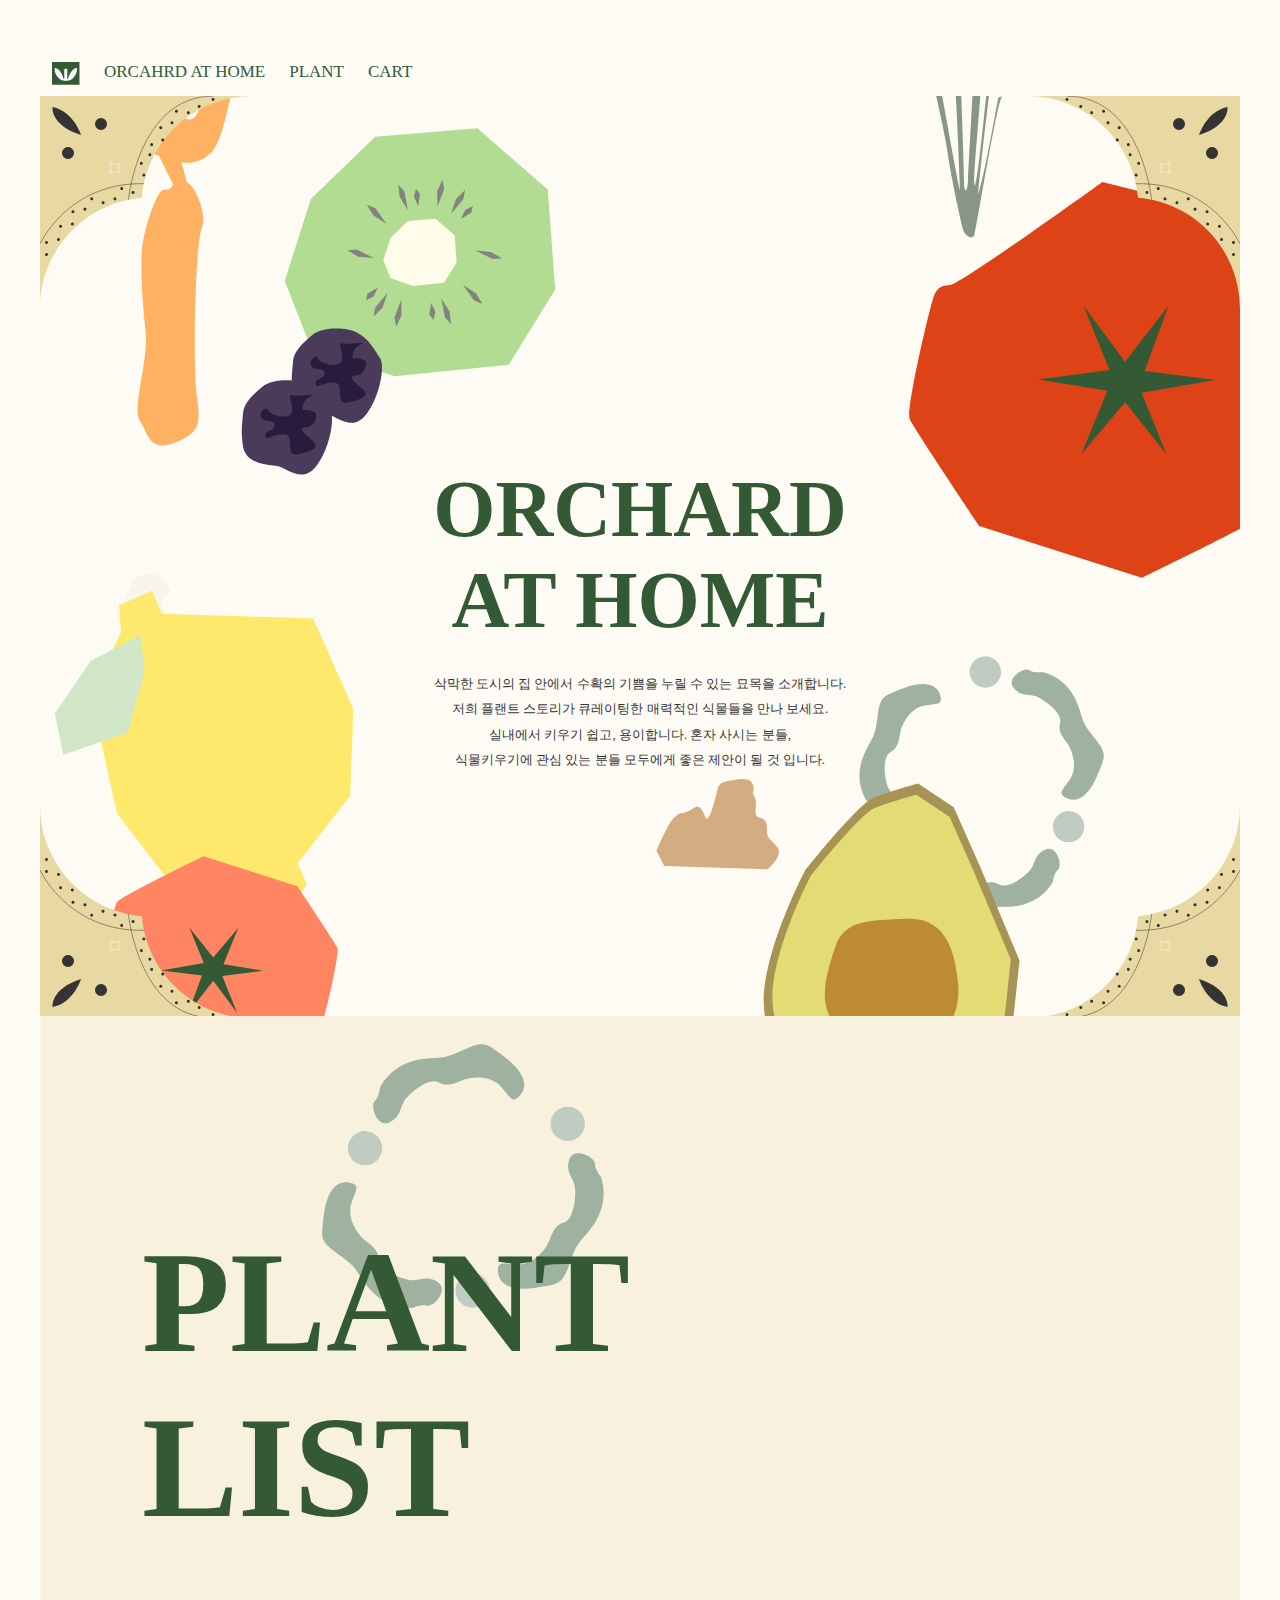
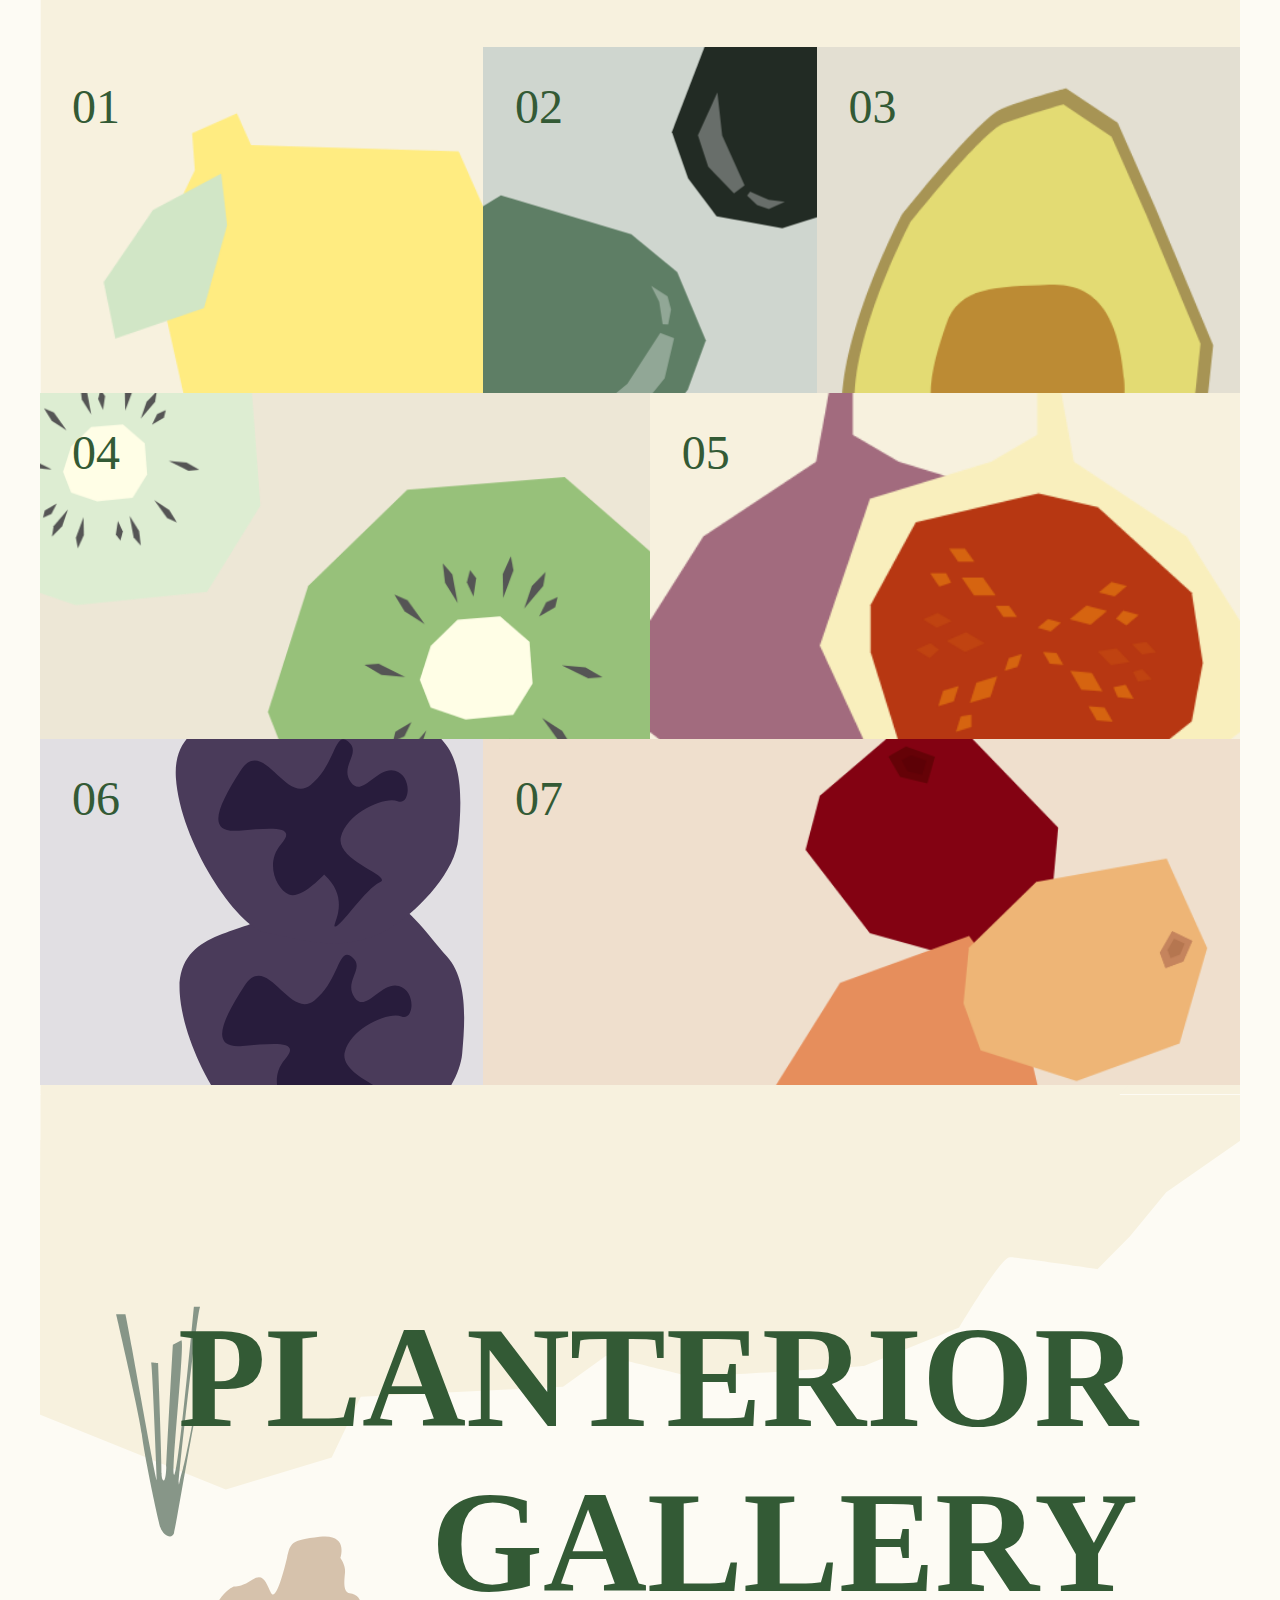
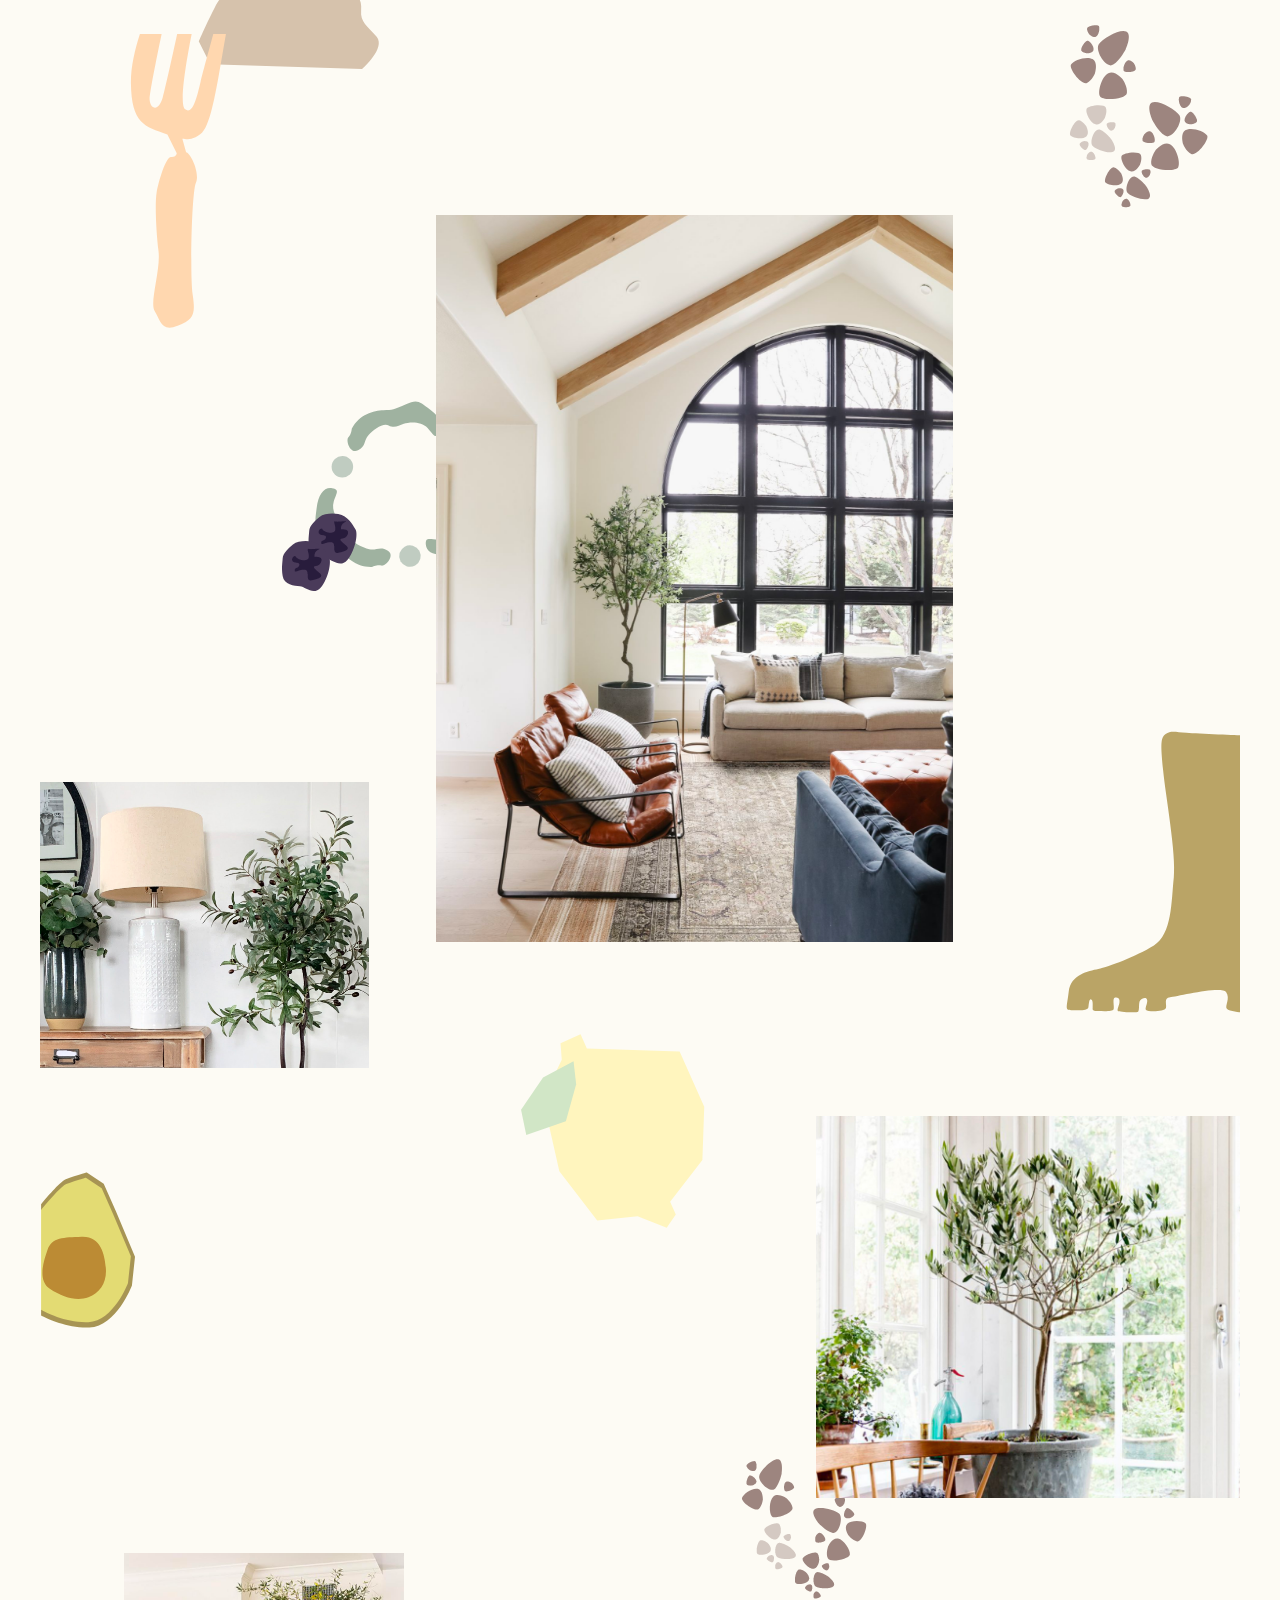
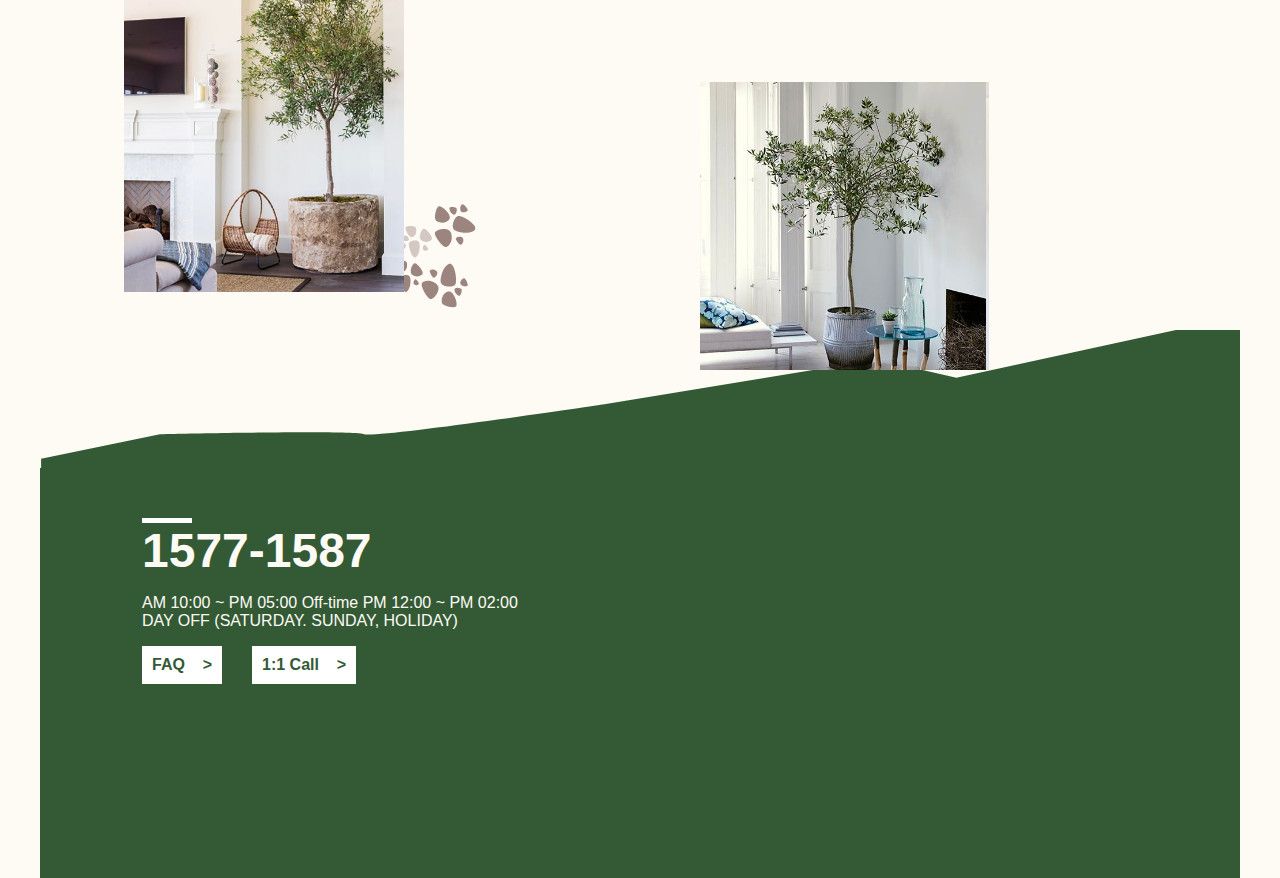
<file: index.html>
<!DOCTYPE html>
<body>

<head>
<meta name="viewport" content="width=device-width, initial-scale=1">
<link rel="stylesheet" href="style.css">




</head>

<!--네비게이션 영역-->
<div class="wraper">
<div class="nav"></div>



<!---------컨텐츠----------->
<div class="wraper">



<!---------네비게이션----------->
    <div class="navbar">
        <a class="active" href="index.html"><i class="fa fa-fw fa-home"></i><img src="/img/logo.png"
            style="padding-top:-10px;"></a> 
        <a href="index.html" style="font-family: 'NEIMA';color: ;"><i class="fa fa-fw fa-search"></i> ORCAHRD AT HOME</a> 
        <a href="#plantlist"><i class="fa fa-fw fa-envelope"></i> PLANT</a> 
        <a href="#"><i class="fa fa-fw fa-user"></i> CART</a>
        
      </div>
<!---------메인----------->
    <div class="main">
       
        <h1>ORCHARD <br>AT HOME</h1>
        
        <p>삭막한 도시의 집 안에서 수확의 기쁨을 누릴 수 있는 묘목을 소개합니다.<br>
            저희 플랜트 스토리가 큐레이팅한 매력적인 식물들을 만나 보세요.<br>  
            실내에서 키우기 쉽고, 용이합니다. 혼자 사시는 분들,<br> 
            식물키우기에 관심 있는 분들 모두에게 좋은 제안이 될 것 입니다.</p>

           
    

    </div>


    <div class="plantlist" id="plantlist">
        
        <h1>PLANT<br>LIST</h1>
        <div class="parent">
            
            <div class="div1">
                
                <a href="/lemon-1.html">
                <p>01</p>
                <p class="hidden">LEMON</p>
        
            </a>
                

            </div>


            <div class="div2">
                <a href="/olive.html">
                <p>02</p>
                <p class="hidden">OLIVE</p>
            </a>
            </div>

            <div class="div3"> 
                <a href="/avocado.html">
                <p>03</p>
                <p class="hidden">AVOCADO</p>
            </div>

            <div class="div4">
                <a href="/kiwi.html"></a>
                <p>04</p>
                <p class="hidden">KIWI</p>
            </div>
            <div class="div5"> 
                <p>05</p>
                <p class="hidden">PIG</p>
            </div>

            <div class="div6">
                <p>07</p>
                <p class="hidden">COFFEE</p>
            </div>

            <div class="div7"> 
                <p>06</p>
                <p class="hidden">BLUBERRY</p>
            </div>
            
            </div>
        
       

    </div>


    <div class="gallery">
        <h1>PLANTERIOR<br>
            GALLERY</h1>

    <div class="pic1">
        <img src="/img/pic-1.png">
    </div>

    <div class="pic2">
        <img src="/img/pic-2.png">
    </div>

    <div class="pic3">
        <img src="/img/pic-3.png">
    </div>

    <div class="pic4">
        <img src="/img/pic-4.png">
    </div>

    <div class="pic5">
        <img src="/img/pic-5.png">
        
    </div>


    </div>



    <footer>

        <span style="display: block; width: 50px;background-color: white;height: 5px;
            margin-left: 102px;"></span>
        <span style="font-size: 3em; padding-left: 102px; ">1577-1587</span>
        <p style="font-size: 1em; font-weight: 200;padding-left: 102px;">AM 10:00 ~ PM 05:00 Off-time PM 12:00 ~ PM 02:00<br>
            DAY OFF (SATURDAY. SUNDAY, HOLIDAY) </p>
        <span style="display: block; float: left;background-color: white; color:#335A35;margin-left: 102px;padding: 10px;"> FAQ &nbsp&nbsp ></span> 
        
        <span style="display: block; float: left;background-color: white; color:#335A35;margin-left: 30px;padding: 10px;"> 1:1 Call &nbsp&nbsp ></span>
    </footer>



</div>

</div>







</body>

</html>
</file>
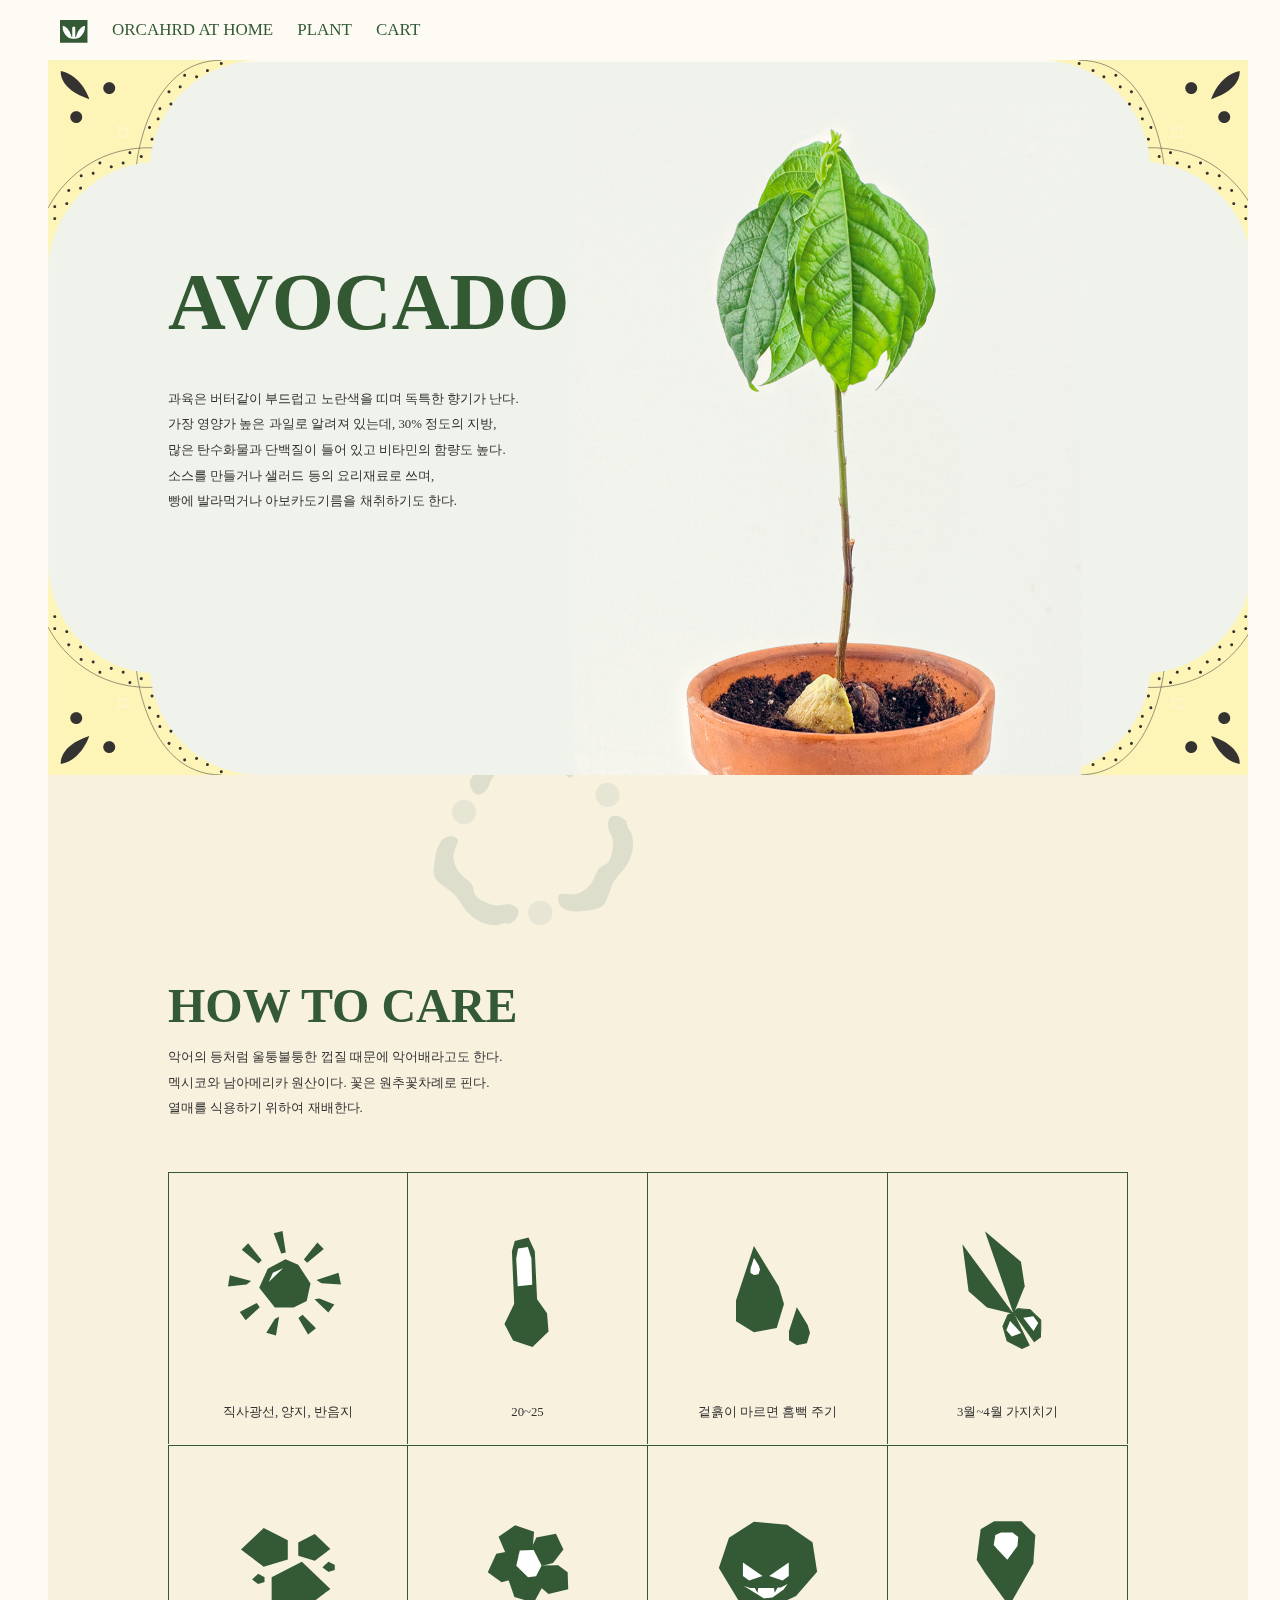
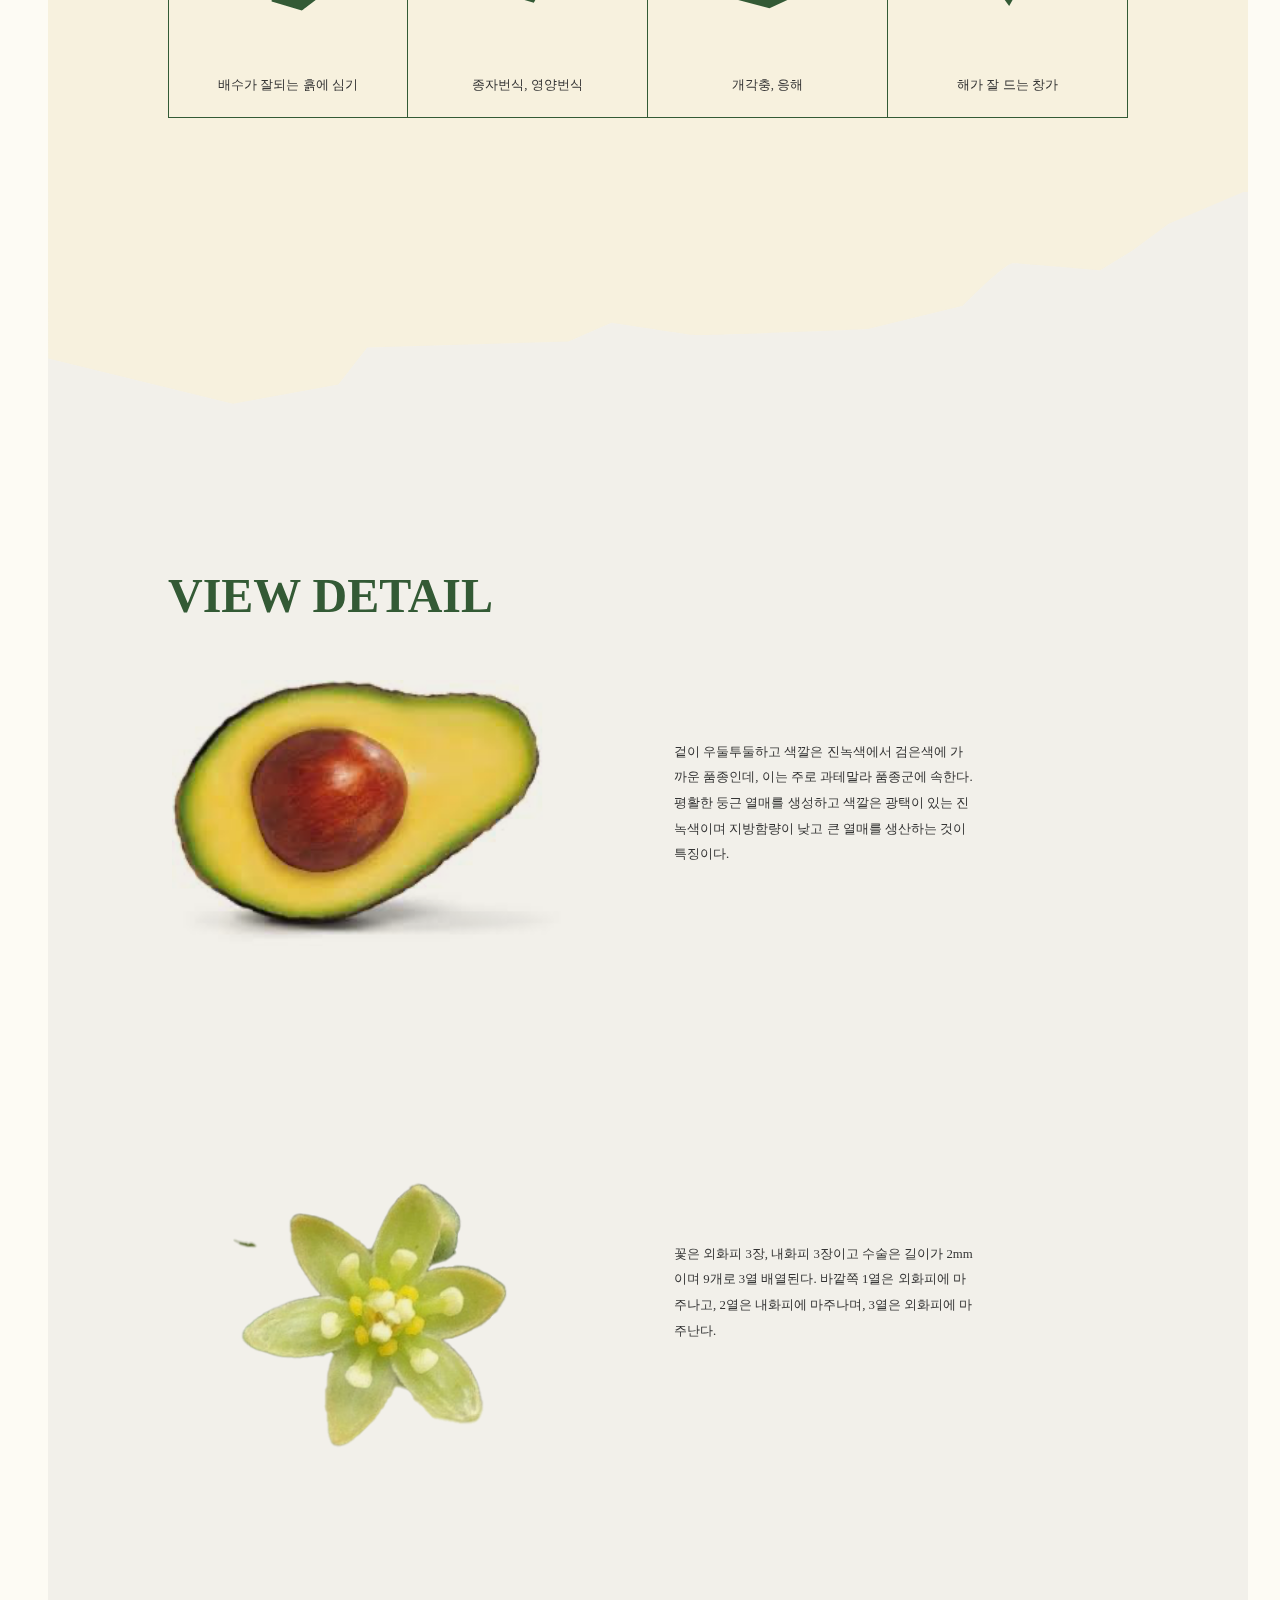
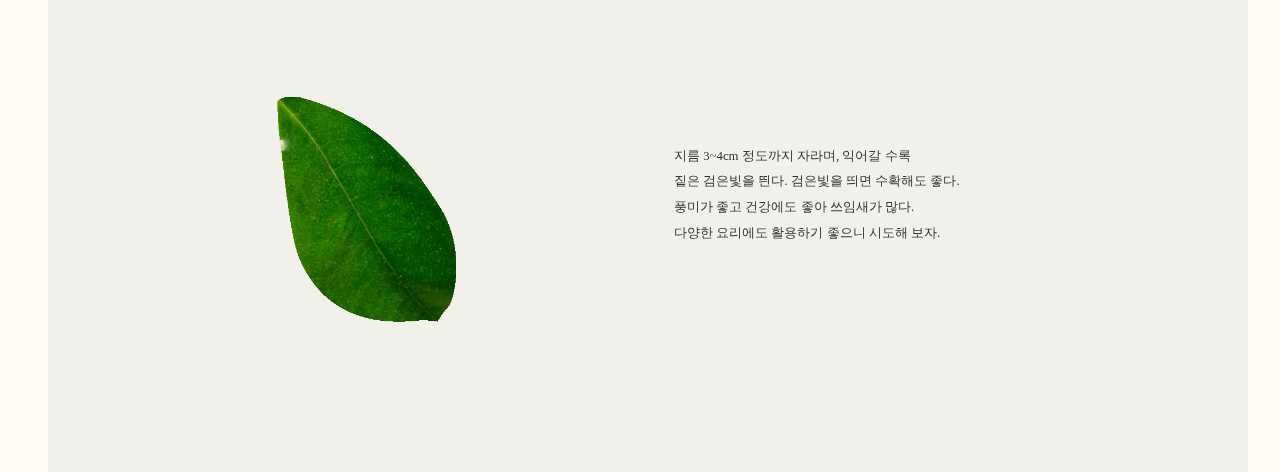
<file: avocado.html>
<!DOCTYPE html>

<body>
<head>
    <meta name="viewport" content="width=device-width, initial-scale=1">
    <link rel="stylesheet" href="avocado.css">


</head>

<div class="wraper">


    <div class="navbar">
        <a class="active" href="index.html"><i class="fa fa-fw fa-home"></i><img src="/img/logo.png"></a> 
        <a href="index.html" style="font-family: 'NEIMA';color: ;"><i class="fa fa-fw fa-search"></i> ORCAHRD AT HOME</a> 
        <a href="#plantlist"><i class="fa fa-fw fa-envelope"></i> PLANT</a> 
        <a href="#"><i class="fa fa-fw fa-user"></i> CART</a>
       
      </div>


<!---------메인----------->
<div class="main">
       
    <h1>AVOCADO</h1>

   
    
    <p>과육은 버터같이 부드럽고 노란색을 띠며 독특한 향기가 난다. <br>
        가장 영양가 높은 과일로 알려져 있는데, 30% 정도의 지방, <br>
        많은 탄수화물과 단백질이 들어 있고 비타민의 함량도 높다. <br>
        소스를 만들거나 샐러드 등의 요리재료로 쓰며, <br>
        빵에 발라먹거나 아보카도기름을 채취하기도 한다.<br>
        
        
        

      
        </div>
        <div class="care">
            <h1>HOW TO CARE</h1>
            <h2 style="display: block; padding-bottom: 150px;">
                악어의 등처럼 울퉁불퉁한 껍질 때문에 악어배라고도 한다. <br>
                멕시코와 남아메리카 원산이다. 꽃은 원추꽃차례로 핀다. <br>
                열매를 식용하기 위하여 재배한다. <br>
                
                
                ​</h2>


                
                <div class="container">
                    <div class="div1">
                        <div class="icon" >
                            <img src="/img/sun.png">
                        </div>
                        <p> 직사광선, 양지, 반음지 </p>
                    </div>

                    <div class="div2"> 
                        <div class="icon" >
                        <img src="/img/temper.png">
                        </div>
                        <p>20~25</p>
                    </div>


                    <div class="div3"> 
                        <div class="icon" >
                        <img src="/img/water.png">
                    </div>
                    <p>겉흙이 마르면 흠뻑 주기</p>
                    </div>

                    <div class="div4">
                        <div class="icon" >
                        <img src="/img/scissor.png">
                    </div>
                    <p>3월~4월 가지치기</p>
                    </div>


                    <div class="div5">
                        <div class="icon" >
                            <img src="/img/earth.png">
                        </div> 
                        <p>배수가 잘되는 흙에 심기</p>
                    </div>

                    <div class="div6">
                        <div class="icon" >
                            <img src="/img/flower.png">
                        </div>
                        <P>종자번식, 영양번식</P>
                    </div>

                    <div class="div7">
                        <div class="icon" >
                            <img src="/img/ill.png">
                        </div>
                        <p>개각충, 응해</p>
                        
                    </div>

                    <div class="div8">
                        <div class="icon" >
                            <img src="/img/loca.png">
                        </div> 
                        <p>해가 잘 드는 창가</p>

                    <p></p>
                    </div>
                    
                
                </div>



                </div>

              

    <div class="detail">
        
        <h1 style="display: block;">VIEW DETAIL</h1>


   




        <div class="contents" style="margin-top: 400px;">

            <div class="contents-img" > 
                <img src="/img/avocado-fruit.png" style="mix-blend-mode: multiply; "
                     class="imgno1">
            </div>
          
            <p>
                겉이 우둘투둘하고 색깔은 진녹색에서 검은색에 가까운 품종인데, 
                이는 주로 과테말라 품종군에 속한다. 
                평활한 둥근 열매를 생성하고 색깔은 광택이 있는 진녹색이며 
                지방함량이 낮고 큰 열매를 생산하는 것이 특징이다.

            </p>
            

            
        </div>



        <div class="contents" style="margin-top: 100px;">

            <div class="contents-img" >
                <img src="/img/avocado-flower.png" style="mix-blend-mode: multiply;">
            </div>
            
                <p>
                    꽃은 외화피 3장, 내화피 3장이고 수술은 길이가 2mm이며 9개로 3열 배열된다. 
                    바깥쪽 1열은 외화피에 마주나고, 2열은 내화피에 마주나며, 
                    3열은 외화피에 마주난다. 

                    
                    
            </p>
            

            
        </div>


        <div class="contents" style="margin-top: 100px;">

            <div class="contents-img" >
                <img src="/img/lemon-leaf.png" style="mix-blend-mode: multiply;">
            </div>
            
                <p>
                지름 3~4cm 정도까지 자라며, 익어갈 수록<br>
                짙은 검은빛을 띈다. 검은빛을 띄면 수확해도 좋다. <br>
                풍미가 좋고 건강에도 좋아 쓰임새가 많다.<br> 
                다양한 요리에도 활용하기 좋으니 시도해 보자.
            </p>
           

            
        </div>







    </div>
                
        
        






                
</div>





</div>









</div>


</body>
</html>
</file>
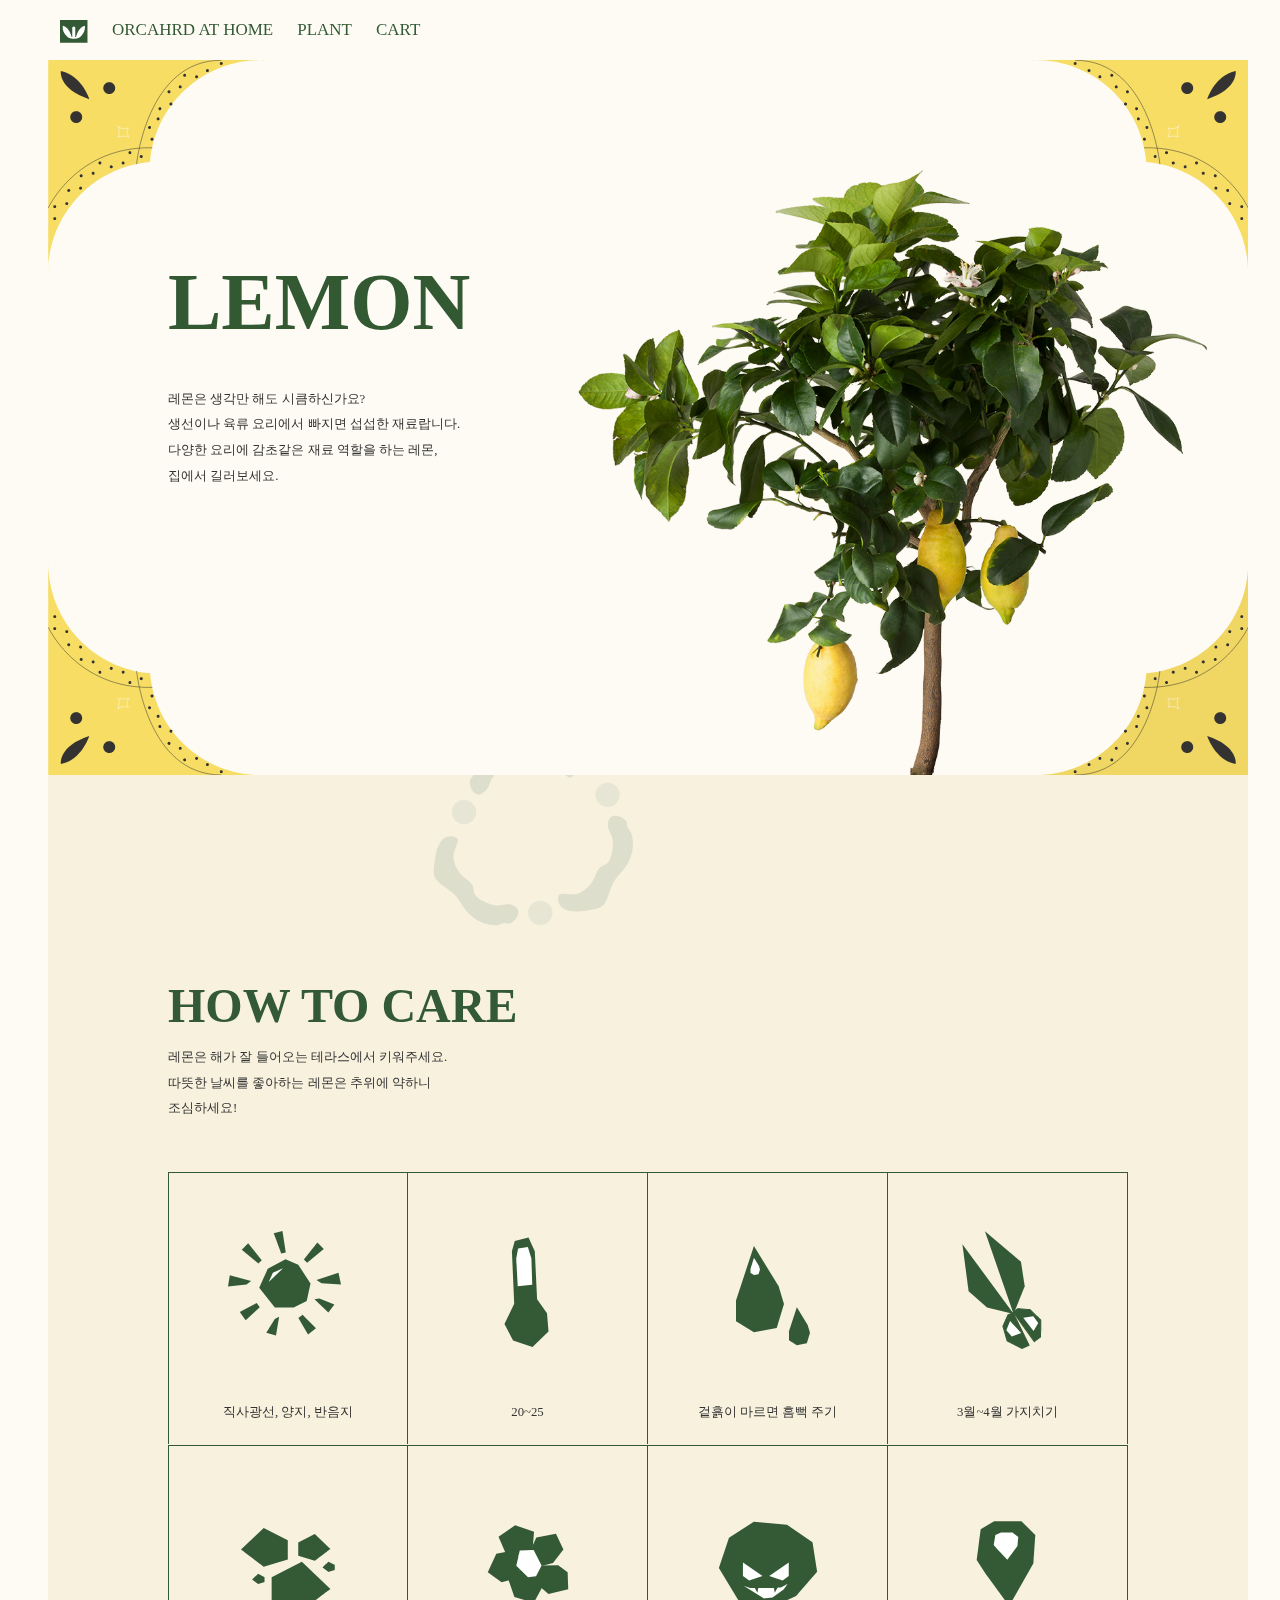
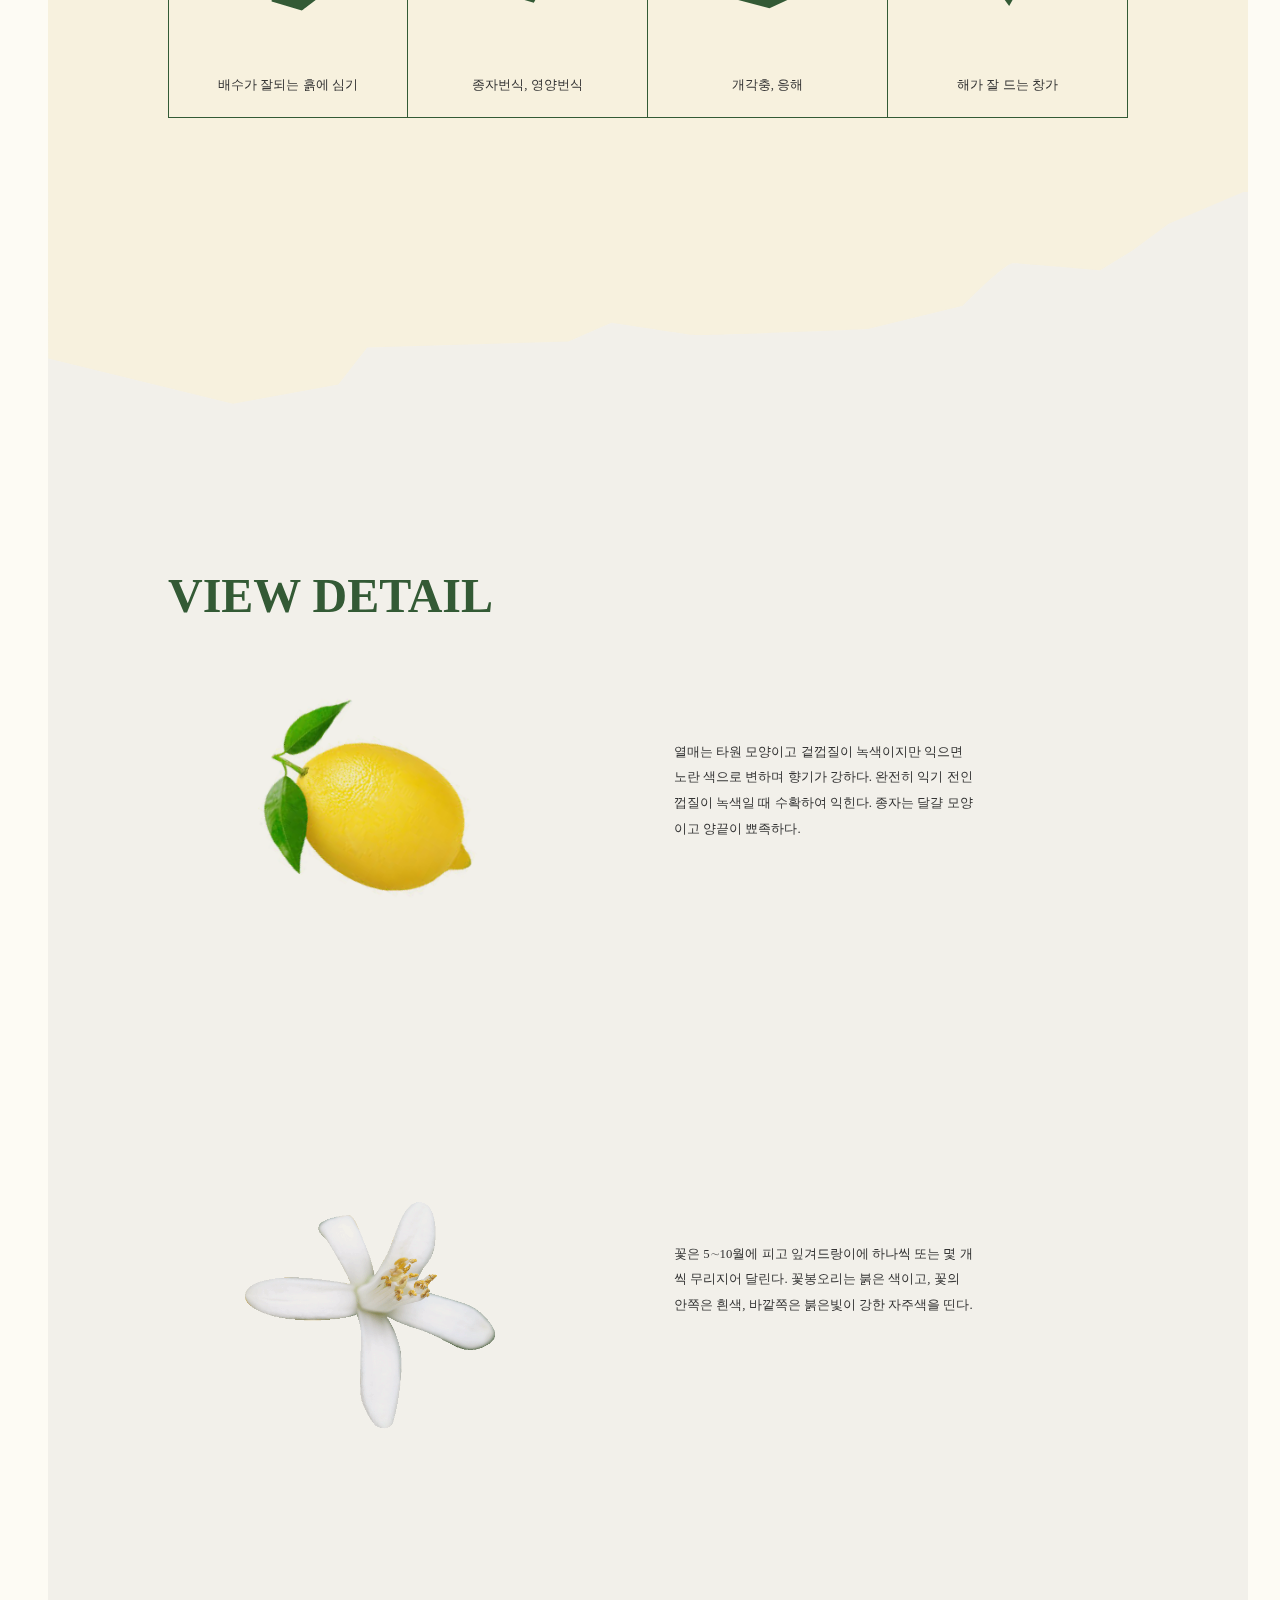
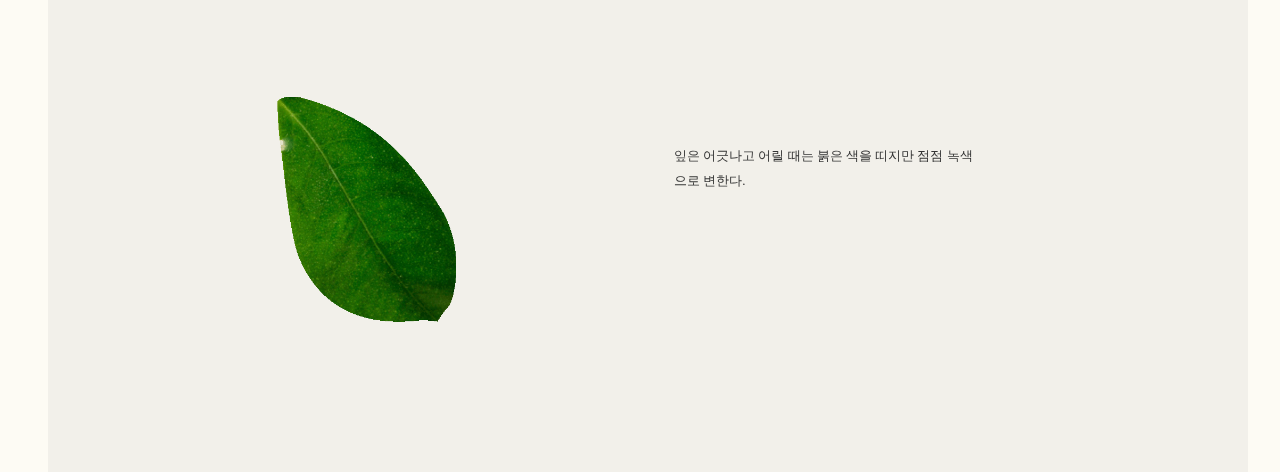
<file: lemon-1.html>
<!DOCTYPE html>

<body>
<head>
    <meta name="viewport" content="width=device-width, initial-scale=1">
    <link rel="stylesheet" href="lemon-1.css">


</head>

<div class="wraper">


    <div class="navbar">
        <a class="active" href="index.html"><i class="fa fa-fw fa-home"></i><img src="/img/logo.png"></a> 
        <a href="index.html" style="font-family: 'NEIMA';color: ;"><i class="fa fa-fw fa-search"></i> ORCAHRD AT HOME</a> 
        <a href="#plantlist"><i class="fa fa-fw fa-envelope"></i> PLANT</a> 
        <a href="#"><i class="fa fa-fw fa-user"></i> CART</a>
       
      </div>


<!---------메인----------->
<div class="main">
       
    <h1>LEMON</h1>

   
    <p>
    레몬은 생각만 해도 시큼하신가요? <br>
                생선이나 육류 요리에서 빠지면 섭섭한 재료랍니다. <br>
                다양한 요리에 감초같은 재료 역할을 하는 레몬,<br>
                집에서 길러보세요.<br>      
            </p>
        </div>
        <div class="care">
            <h1>HOW TO CARE</h1>
            <h2 style="display: block; padding-bottom: 150px;">
                레몬은 해가 잘 들어오는 테라스에서 키워주세요.<br>
                따뜻한 날씨를 좋아하는 레몬은 추위에 약하니<br>
                조심하세요!<br>
            
                ​</h2>


                
                <div class="container">
                    <div class="div1">
                        <div class="icon" >
                            <img src="/img/sun.png">
                        </div>
                        <p> 직사광선, 양지, 반음지 </p>
                    </div>

                    <div class="div2"> 
                        <div class="icon" >
                        <img src="/img/temper.png">
                        </div>
                        <p>20~25</p>
                    </div>


                    <div class="div3"> 
                        <div class="icon" >
                        <img src="/img/water.png">
                    </div>
                    <p>겉흙이 마르면 흠뻑 주기</p>
                    </div>

                    <div class="div4">
                        <div class="icon" >
                        <img src="/img/scissor.png">
                    </div>
                    <p>3월~4월 가지치기</p>
                    </div>


                    <div class="div5">
                        <div class="icon" >
                            <img src="/img/earth.png">
                        </div> 
                        <p>배수가 잘되는 흙에 심기</p>
                    </div>

                    <div class="div6">
                        <div class="icon" >
                            <img src="/img/flower.png">
                        </div>
                        <P>종자번식, 영양번식</P>
                    </div>

                    <div class="div7">
                        <div class="icon" >
                            <img src="/img/ill.png">
                        </div>
                        <p>개각충, 응해</p>
                        
                    </div>

                    <div class="div8">
                        <div class="icon" >
                            <img src="/img/loca.png">
                        </div> 
                        <p>해가 잘 드는 창가</p>

                    <p></p>
                    </div>
                    
                
                </div>



                </div>

              

    <div class="detail">
        
        <h1 style="display: block;">VIEW DETAIL</h1>


   




        <div class="contents" style="margin-top: 400px;">

            <div class="contents-img" > 
                <img src="/img/lemon-1.png" style="mix-blend-mode: multiply; "
                     class="imgno1">
            </div>
          
            <p>
                열매는 타원 모양이고 겉껍질이 녹색이지만 익으면 
                노란 색으로 변하며 향기가 강하다. 완전히 익기 전인 
                껍질이 녹색일 때 수확하여 익힌다. 
                종자는 달걀 모양이고 양끝이 뾰족하다.

            </p>
            

            
        </div>



        <div class="contents" style="margin-top: 100px;">

            <div class="contents-img" >
                <img src="/img/lemon-flower.png" style="mix-blend-mode: multiply;">
            </div>
            
                <p>
                    꽃은 5∼10월에 피고 잎겨드랑이에 하나씩 또는 몇 개씩 무리지어 달린다.
                     꽃봉오리는 붉은 색이고, 꽃의 안쪽은 흰색, 
                     바깥쪽은 붉은빛이 강한 자주색을 띤다.
            </p>
            

            
        </div>


        <div class="contents" style="margin-top: 100px;">

            <div class="contents-img" >
                <img src="/img/lemon-leaf.png" style="mix-blend-mode: multiply;">
            </div>
            
                <p>
                    잎은 어긋나고 어릴 때는 붉은 색을 띠지만 점점 녹색으로 변한다. 
            </p>
           

            
        </div>







    </div>
                
        
        






                
</div>





</div>









</div>


</body>
</html>
</file>
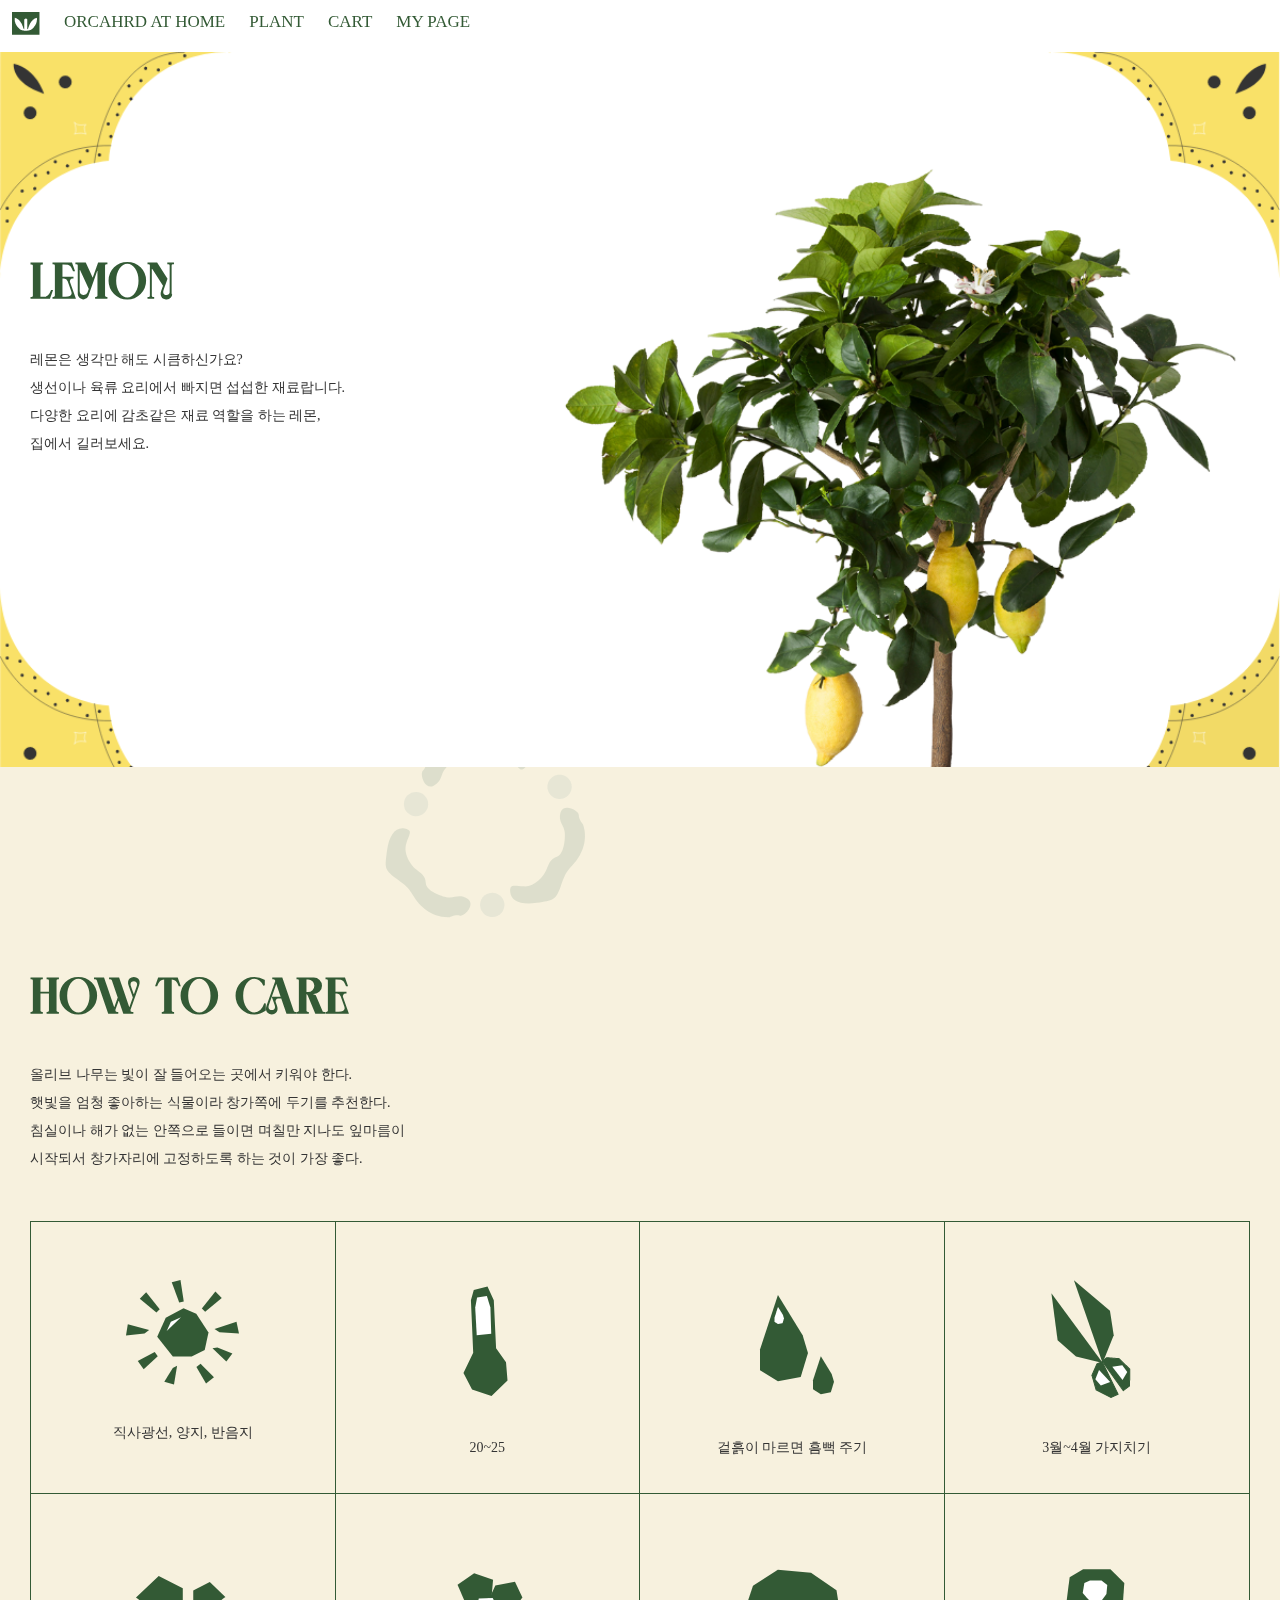
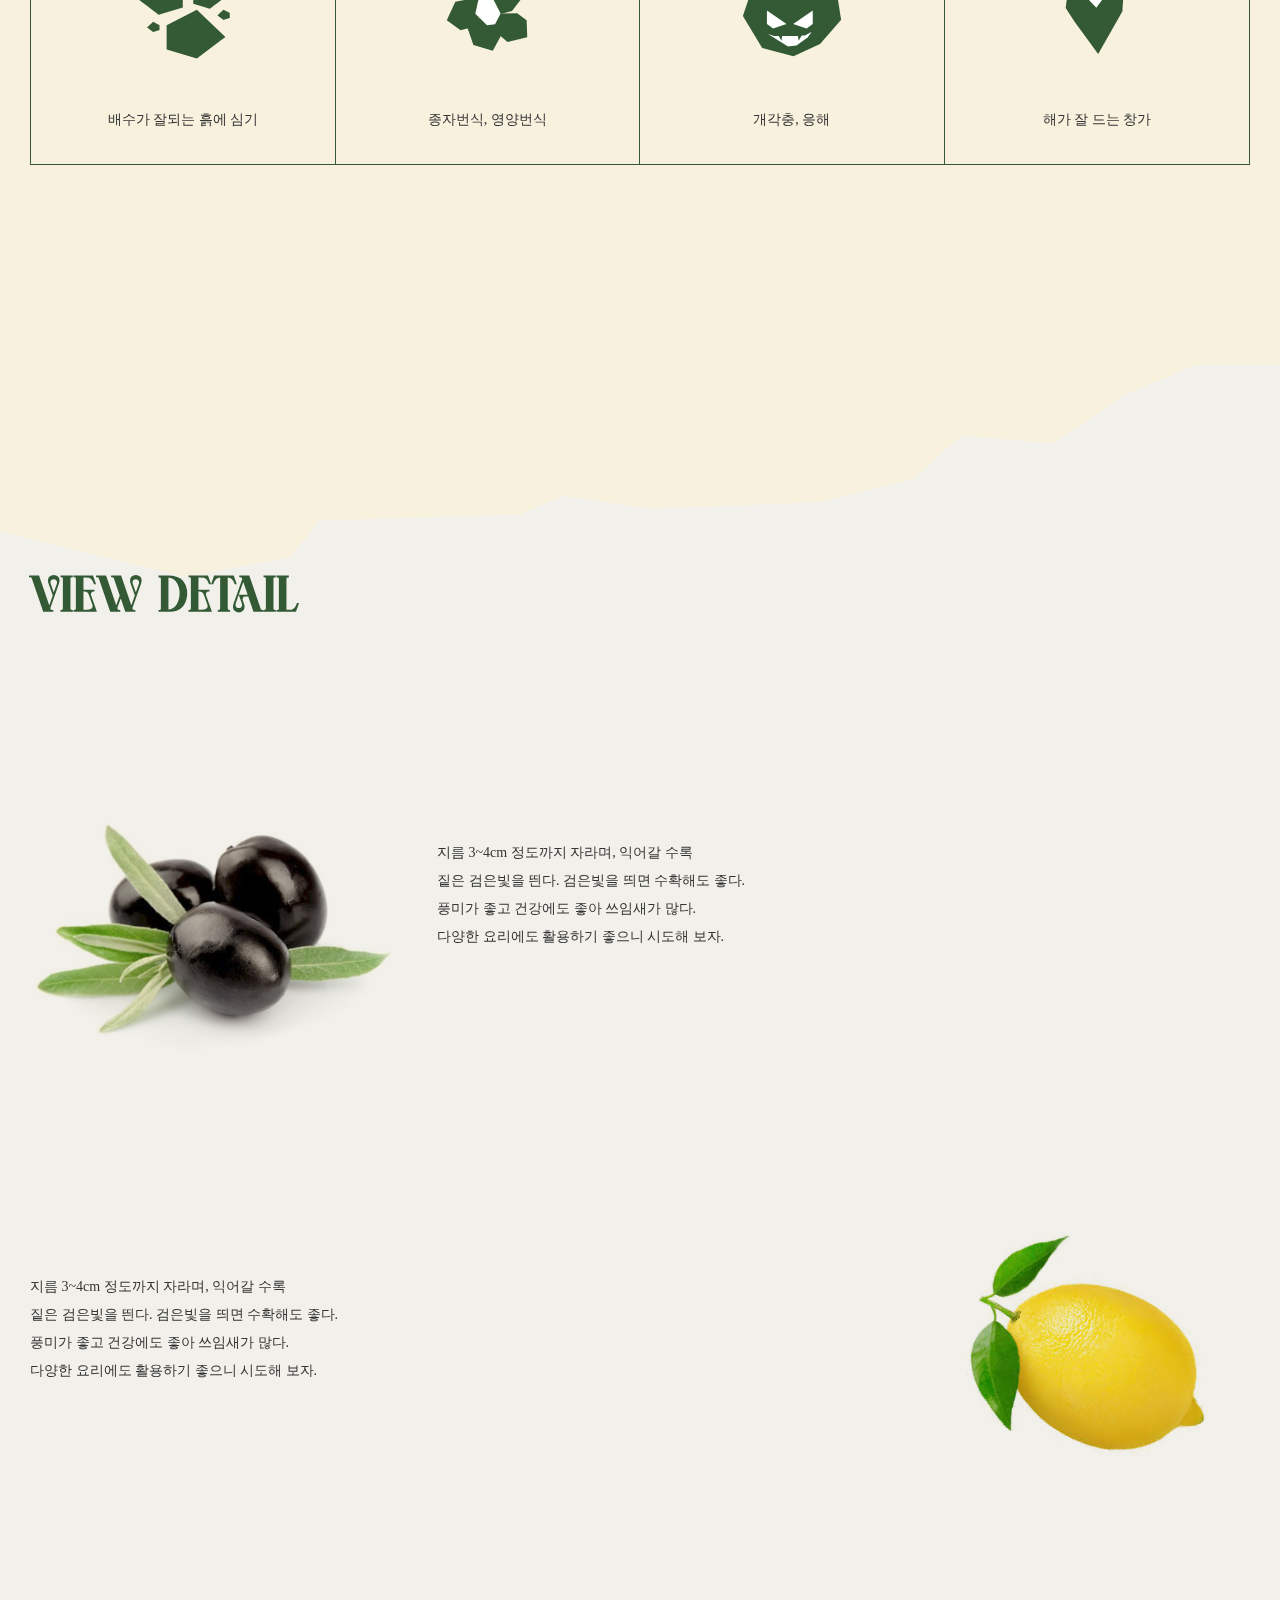
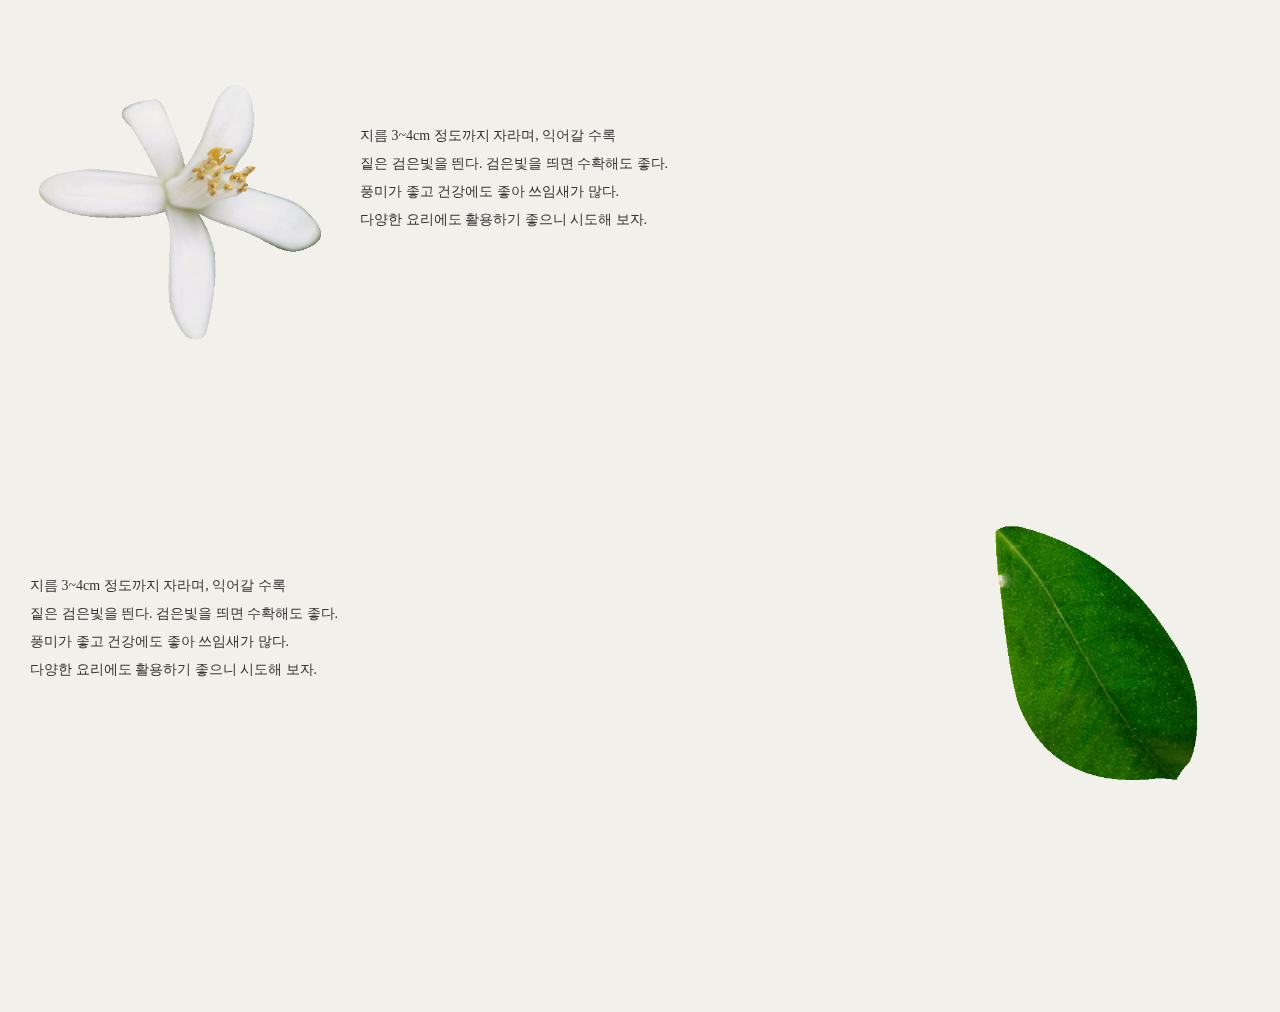
<file: lemon.html>
<!DOCTYPE html>
<body>
    <head>
        <meta name="viewport" content="width=device-width, initial-scale=1">
        <link rel="stylesheet" href="lemon.css">
    </head>
    <div class="wraper">
        <div class="navbar">
            <a class="active" href="index.html"><i class="fa fa-fw fa-home"></i><img src="/img/logo.png"></a>
            <a href="index.html"><i class="fa fa-fw fa-search"></i>ORCAHRD AT HOME</a>
            <a href="#plantlist"><i class="fa fa-fw fa-envelope"></i> PLANT</a>
            <a href="#"><i class="fa fa-fw fa-user"></i> CART</a>
            <a href="#"><i class="fa fa-fw fa-user"></i> MY PAGE</a>
        </div>
        <div class="section main">
            <h1 class="title">LEMON</h1>
            <p class="text">
                레몬은 생각만 해도 시큼하신가요? <br>
                생선이나 육류 요리에서 빠지면 섭섭한 재료랍니다. <br>
                다양한 요리에 감초같은 재료 역할을 하는 레몬,<br>
                집에서 길러보세요.<br>
            </p>
            
        </div>
        <div class="section care">
            <h1 class="title">HOW TO CARE</h1>
            <p class="text">
                올리브 나무는 빛이 잘 들어오는 곳에서 키워야 한다.<br>​
                햇빛을 엄청 좋아하는 식물이라 창가쪽에 두기를 추천한다.<br>
                침실이나 해가 없는 안쪽으로 들이면 며칠만 지나도 잎마름이<br>
                시작되서 창가자리에 고정하도록 하는 것이 가장 좋다.
                ​</p>
            <div class="container">
                <div class="div1">
                    <div class="icon">
                        <img src="/img/sun.png">
                    </div>
                    <p class="text">직사광선, 양지, 반음지</p>
                </div>
                <div class="div2">
                    <div class="icon">
                        <img src="/img/temper.png">
                    </div>
                    <p class="text">20~25</p>
                </div>
                <div class="div3">
                    <div class="icon">
                        <img src="/img/water.png">
                    </div>
                    <p class="text">겉흙이 마르면 흠뻑 주기</p>
                </div>
                <div class="div4">
                    <div class="icon">
                        <img src="/img/scissor.png">
                    </div>
                    <p class="text">3월~4월 가지치기</p>
                </div>
                <div class="div5">
                    <div class="icon">
                        <img src="/img/earth.png">
                    </div>
                    <p class="text">배수가 잘되는 흙에 심기</p>
                </div>
                <div class="div6">
                    <div class="icon">
                        <img src="/img/flower.png">
                    </div>
                    <p class="text">종자번식, 영양번식</p>
                </div>
                <div class="div7">
                    <div class="icon">
                        <img src="/img/ill.png">
                    </div>
                    <p class="text">개각충, 응해</p>
                </div>
                <div class="div8">
                    <div class="icon">
                        <img src="/img/loca.png">
                    </div>
                    <p class="text">해가 잘 드는 창가</p>
                </div>
            </div>
        </div>
        <div class="section detail">
            <h1 class="title">VIEW DETAIL</h1>
            <div class="contents">
                <div class="image">
                    <img src="/img/olive-1.png">
                </div>
                <p class="text">
                    지름 3~4cm 정도까지 자라며, 익어갈 수록<br>
                    짙은 검은빛을 띈다. 검은빛을 띄면 수확해도 좋다. <br>
                    풍미가 좋고 건강에도 좋아 쓰임새가 많다.<br>
                    다양한 요리에도 활용하기 좋으니 시도해 보자.
                </p>
            </div>
            <div class="contents">
                <div class="image">
                    <img src="/img/lemon-1.png">
                </div>
                <p class="text">
                    지름 3~4cm 정도까지 자라며, 익어갈 수록<br>
                    짙은 검은빛을 띈다. 검은빛을 띄면 수확해도 좋다. <br>
                    풍미가 좋고 건강에도 좋아 쓰임새가 많다.<br>
                    다양한 요리에도 활용하기 좋으니 시도해 보자.
                </p>
            </div>
            <div class="contents">
                <div class="image">
                    <img src="/img/lemon-flower.png" 
                    style="width: 300px;">
                </div>
                <p class="text">
                    지름 3~4cm 정도까지 자라며, 익어갈 수록<br>
                    짙은 검은빛을 띈다. 검은빛을 띄면 수확해도 좋다.<br>
                    풍미가 좋고 건강에도 좋아 쓰임새가 많다.<br>
                    다양한 요리에도 활용하기 좋으니 시도해 보자.
                </p>
            </div>
            <div class="contents">
                <div class="image">
                    <img src="/img/lemon-leaf.png"
                    style="width: 300px;"">
                </div>
                <p class="text">
                    지름 3~4cm 정도까지 자라며, 익어갈 수록<br>
                    짙은 검은빛을 띈다. 검은빛을 띄면 수확해도 좋다. <br>
                    풍미가 좋고 건강에도 좋아 쓰임새가 많다.<br>
                    다양한 요리에도 활용하기 좋으니 시도해 보자.
                </p>
            </div>
        </div>
    </div>
</body>
</html>
</file>
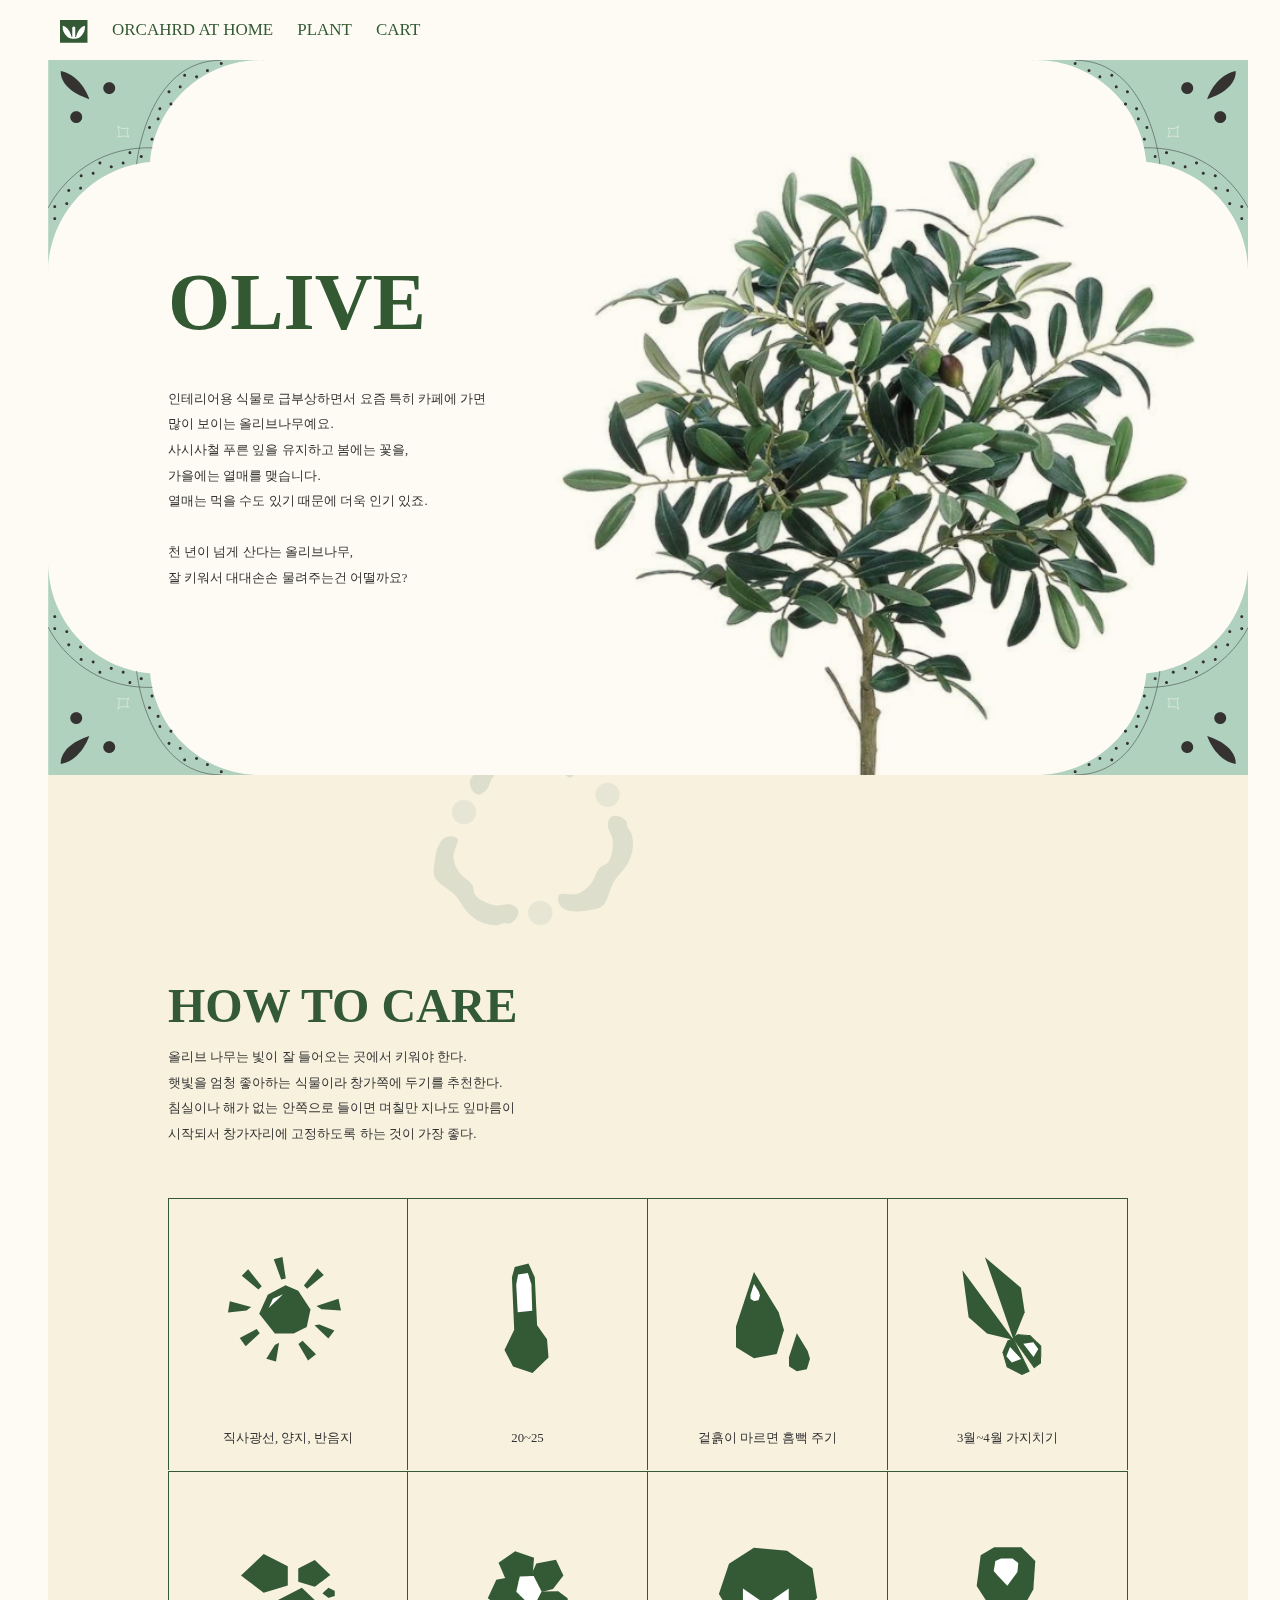
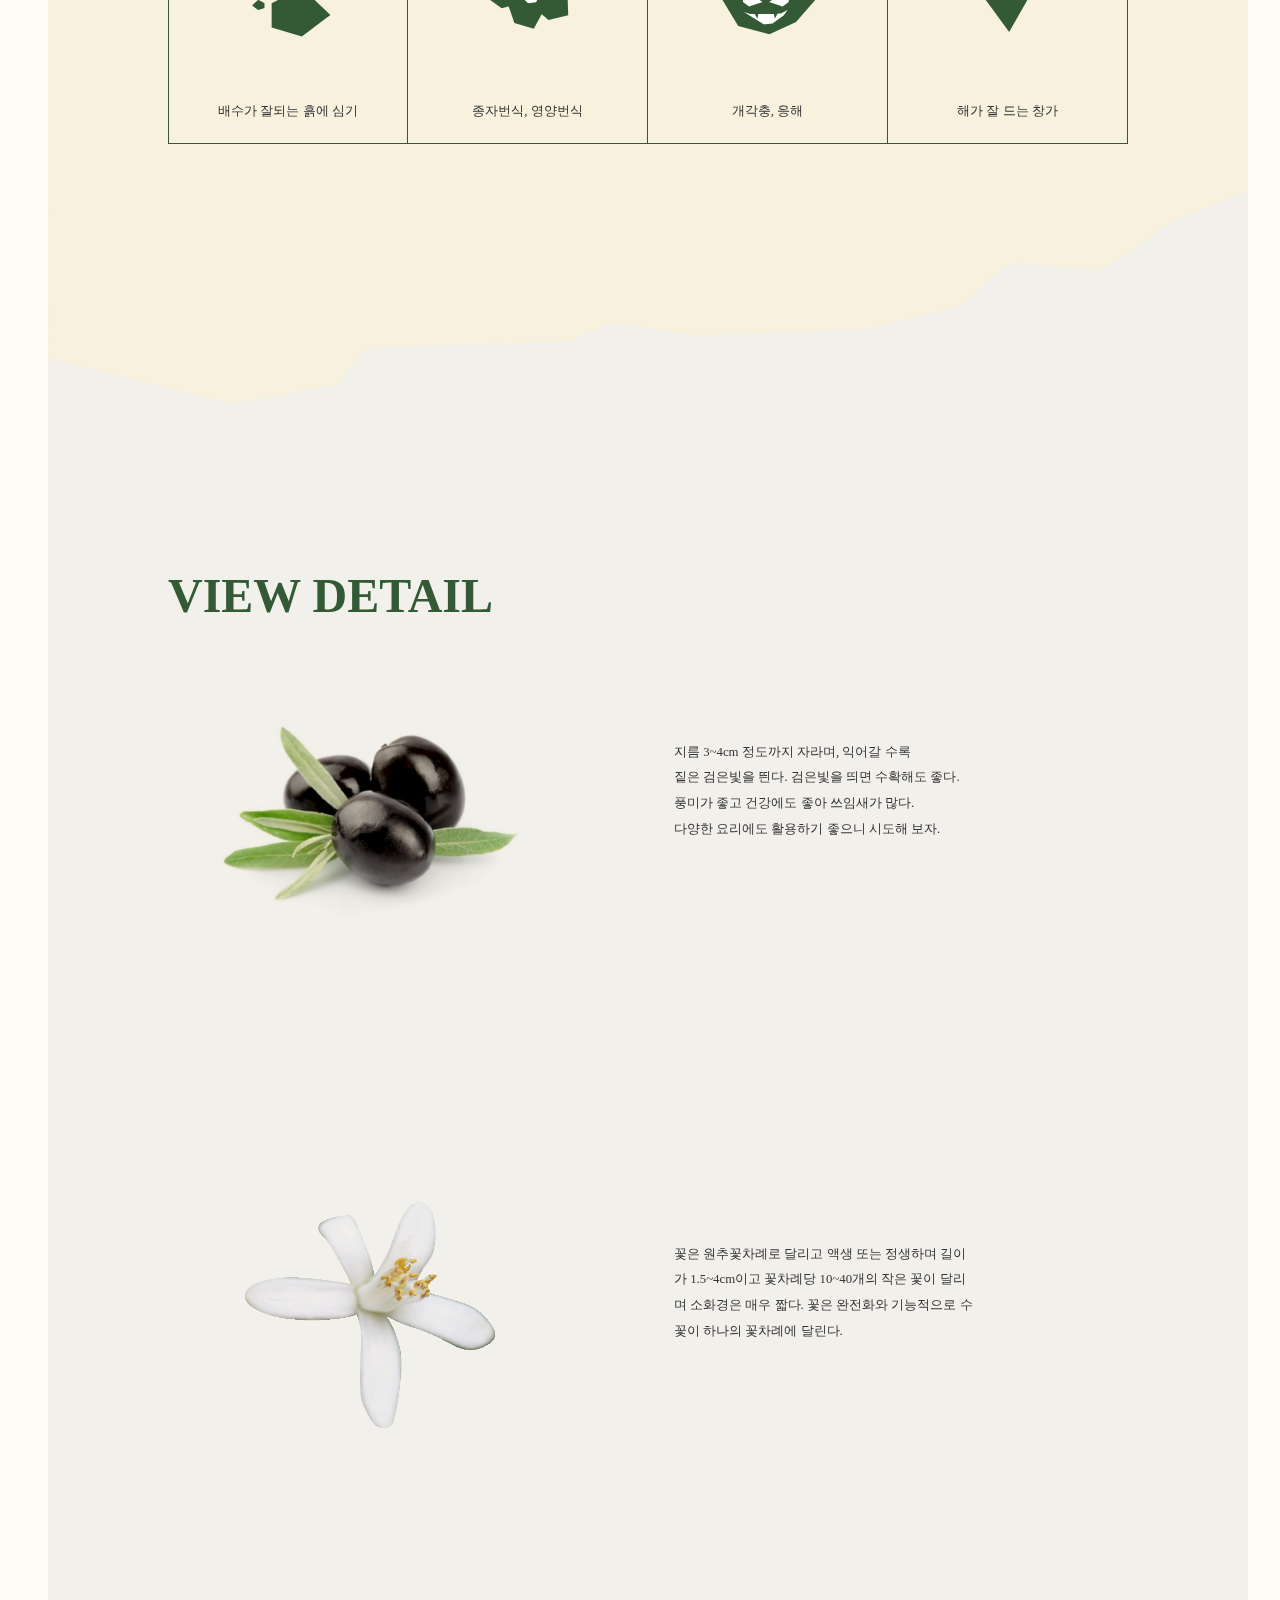
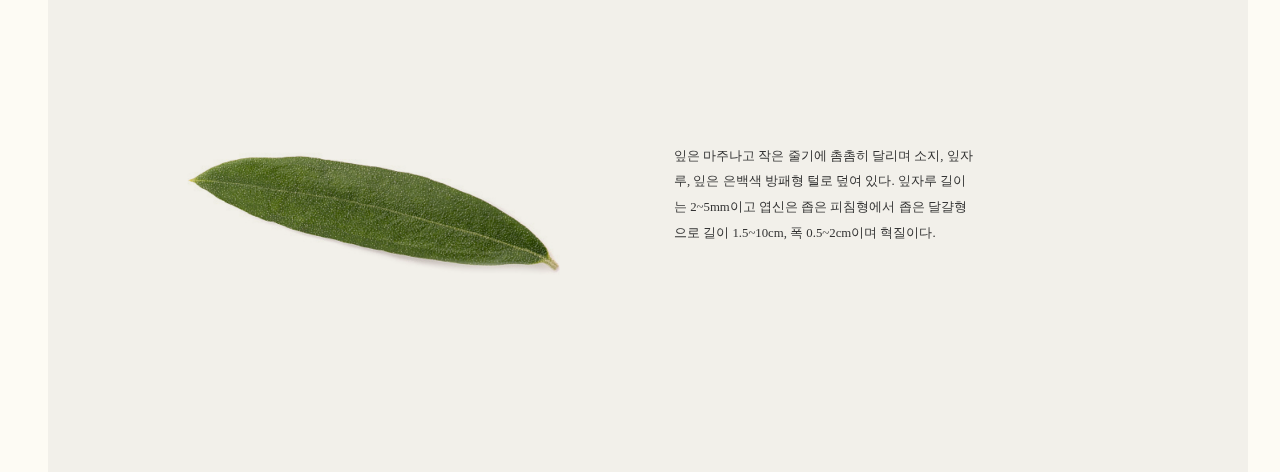
<file: olive.html>
<!DOCTYPE html>

<body>
<head>
    <meta name="viewport" content="width=device-width, initial-scale=1">
    <link rel="stylesheet" href="olive.css">


</head>

<div class="wraper">


    <div class="navbar">
        <a class="active" href="index.html"><i class="fa fa-fw fa-home"></i><img src="/img/logo.png"></a> 
        <a href="index.html" style="font-family: 'NEIMA';color: ;"><i class="fa fa-fw fa-search"></i> ORCAHRD AT HOME</a> 
        <a href="#plantlist"><i class="fa fa-fw fa-envelope"></i> PLANT</a> 
        <a href="#"><i class="fa fa-fw fa-user"></i> CART</a>
       
      </div>


<!---------메인----------->
<div class="main">
       
    <h1>OLIVE</h1>

   
    
    <p>인테리어용 식물로 급부상하면서 요즘 특히 카페에 가면 <br>많이 보이는 올리브나무예요.<br>
        사시사철 푸른 잎을 유지하고 봄에는 꽃을, 
        <br>가을에는 열매를 맺습니다. <br>
       열매는 먹을 수도 있기 때문에 더욱 인기 있죠. <br>
       <br>
       천 년이 넘게 산다는 올리브나무, <br>
       잘 키워서 대대손손 물려주는건 어떨까요?<br>
       </p>


      
        </div>
        <div class="care">
            <h1>HOW TO CARE</h1>
            <h2 style="display: block; padding-bottom: 150px;">올리브 나무는 빛이 잘 들어오는 곳에서 키워야 한다.<br>
                ​
                햇빛을 엄청 좋아하는 식물이라 창가쪽에 두기를 추천한다.<br> 
                ​
                침실이나 해가 없는 안쪽으로 들이면 며칠만 지나도 잎마름이<br> 
                ​
                 시작되서 창가자리에 고정하도록 하는 것이 가장 좋다.<br>
                ​</h2>


                
                <div class="container">
                    <div class="div1">
                        <div class="icon" >
                            <img src="/img/sun.png">
                        </div>
                        <p> 직사광선, 양지, 반음지 </p>
                    </div>

                    <div class="div2"> 
                        <div class="icon" >
                        <img src="/img/temper.png">
                        </div>
                        <p>20~25</p>
                    </div>


                    <div class="div3"> 
                        <div class="icon" >
                        <img src="/img/water.png">
                    </div>
                    <p>겉흙이 마르면 흠뻑 주기</p>
                    </div>

                    <div class="div4">
                        <div class="icon" >
                        <img src="/img/scissor.png">
                    </div>
                    <p>3월~4월 가지치기</p>
                    </div>


                    <div class="div5">
                        <div class="icon" >
                            <img src="/img/earth.png">
                        </div> 
                        <p>배수가 잘되는 흙에 심기</p>
                    </div>

                    <div class="div6">
                        <div class="icon" >
                            <img src="/img/flower.png">
                        </div>
                        <P>종자번식, 영양번식</P>
                    </div>

                    <div class="div7">
                        <div class="icon" >
                            <img src="/img/ill.png">
                        </div>
                        <p>개각충, 응해</p>
                        
                    </div>

                    <div class="div8">
                        <div class="icon" >
                            <img src="/img/loca.png">
                        </div> 
                        <p>해가 잘 드는 창가</p>

                    <p></p>
                    </div>
                    
                
                </div>



                </div>

              

    <div class="detail">
        
        <h1 style="display: block;">VIEW DETAIL</h1>


   




        <div class="contents" style="margin-top: 400px;">

            <div class="contents-img" > 
                <img src="/img/olive-fruit.png" style="mix-blend-mode: multiply; "
                     class="imgno1">
            </div>
          
            <p>
                지름 3~4cm 정도까지 자라며, 익어갈 수록<br>
                짙은 검은빛을 띈다. 검은빛을 띄면 수확해도 좋다. <br>
                풍미가 좋고 건강에도 좋아 쓰임새가 많다.<br> 
                다양한 요리에도 활용하기 좋으니 시도해 보자.
            </p>
            

            
        </div>



        <div class="contents" style="margin-top: 100px;">

            <div class="contents-img" >
                <img src="/img/lemon-flower.png" style="mix-blend-mode: multiply;">
            </div>
            
                <p>
                    꽃은 원추꽃차례로 달리고 액생 또는 정생하며 길이가 
                    1.5~4cm이고 꽃차례당 10~40개의 작은 꽃이 달리며 
                    소화경은 매우 짧다. 꽃은 완전화와 기능적으로 수꽃이 하나의 꽃차례에 달린다. 
                
                    
                    
            </p>
            

            
        </div>


        <div class="contents" style="margin-top: 100px;">

            <div class="contents-img" >
                <img src="/img/olive-leaf.png" style="mix-blend-mode: multiply;">
            </div>
            
                <p>
                    잎은 마주나고 작은 줄기에 촘촘히 달리며 소지, 잎자루, 잎은 은백색 방패형 털로 덮여 있다.
                     잎자루 길이는 2~5mm이고 엽신은 좁은 피침형에서 좁은 달걀형으로 길이 1.5~10cm, 
                     폭 0.5~2cm이며 혁질이다.
            </p>
           

            
        </div>







    </div>
                
        
        






                
</div>





</div>









</div>


</body>
</html>
</file>
<file: style.css>
body{width:100vw;height: 5508px ;background-color: #FDFBF4;margin: auto;}
.wraper{width: 1200px;height: 5354px;margin: auto;}
.navbar{width: 100%;overflow: auto; margin-bottom: -60px;margin-top: 50px;}
.navbar a
    {float: left;
    padding: 12px;
    font-size: 17px;
    font-family: 'poppin';
    margin: 0;
    text-decoration: none;
    color:#335A35;}

    .navbar a:hover {
        color:#335A35;
        text-decoration: underline;

      }
      
      
   

.container{width: 100%;margin-left: 360px; margin-right: 360px; padding-top:47px;}
.main{width:100%; height:920px;background-image: url(/img/main.png); background-repeat: no-repeat;}
.main h1{font-family: 'NEIMA',serif, light;
        color:#335A35;
        font-size: 5em;
        text-align: center;
        position: relative;
        top:40%;}

.main p{font-family: rixmmjse-pro, serif;
    font-style: normal;
    font-weight: 300;
    width: 558px;
    text-align: center;
    color: #343434;
    font-size: 0.8em;
    line-height: 2em;
    position: relative;
    top:37%;
    margin: auto;}





.plantlist{width: 100%; height: 1679px;margin: 0;font-family: 'NEIMA',serif; color: #335A35;
            background-image: url(/img/list-bg.png);
            background-repeat: no-repeat;}
.plantlist h1{font-size:9em;padding-left: 102px; padding-top: 204px; padding-bottom: 97px;margin: 0;}
.circle {display: block;position: absolute; top: 1%;}
.parent {
    display: grid;
    grid-template-columns: repeat(12, 1fr);
    grid-template-rows: repeat(12, 1fr);
    grid-column-gap: 0px;
    grid-row-gap: 0px;
    grid-template-rows: auto ;
    grid-template-columns: auto; 
    }

.parent p{font-size: 3em;padding: 32px;margin: 0;}

    .div1 { grid-area: 1 / 1 / 5 / 5; height: 346px;overflow: hidden;
            background-image: url(/img/lemon.png);background-repeat: no-repeat; background-size: cover;}
    .div2 { grid-area: 1 / 5 / 5 / 9; overflow: hidden;background-size: cover;
        background-image: url(/img/olive.png);
        background-repeat: no-repeat;
        background-color: #CFD6CF;}
    .div3 { grid-area: 1 / 9 / 5 / 13; overflow: hidden;
        background-image: url(/img/avocado.png);
        background-repeat: no-repeat;
        background-size: cover;
        background-color: #E3DFD2;}
    .div4 { grid-area: 5 / 1 / 9 / 7;height: 346px; overflow: hidden;
            background-image: url(/img/kiwi.png);
            background-repeat: no-repeat;
            background-size: cover;
            background-color: #EDE7D6;}
    .div5 { grid-area: 5 / 7 / 9 / 13; overflow: hidden;
        background-image: url(/img/pig.png);background-repeat: no-repeat;background-size: cover;}
    .div6 { grid-area: 9 / 5 / 13 / 13; height: 346px;overflow: hidden;
        background-image: url(/img/coffee.png);
        background-size: cover;
        background-color: #EFDFCD;}
    .div7 { grid-area: 9 / 1 / 13 / 5;overflow: hidden; 
        background-image: url(/img/bluberry.png);
        background-repeat: no-repeat;
        background-size: cover;
        background-color: #E1DFE3;}

.parent a{text-decoration: none; color: #335A35;}

.parent .div1:hover
{background-color: #ffd255; color: #EDE7D6; background-image: none;}

.parent .div2:hover
{background-color: #346e60; color: #EDE7D6;background-image: none; }
.parent .div3:hover
{background-color: #bbce52; color:#EDE7D6;background-image: none;}
.parent .div4:hover
{background-color: #157a5c;color:#EDE7D6;background-image: none;}
.parent .div5:hover
{background-color: #863b18;color:#EDE7D6;background-image: none;}
.parent .div6:hover
{background-color: #552e22;color:#EDE7D6; background-image: none;}
.parent .div7:hover
{background-color: #39254d;color:#EDE7D6; background-image: none;}


.parent .hidden{opacity: 0;}
.parent .hidden:hover{opacity: 100%; display: inline-block; font-size: 3em;text-decoration: underline;
  }













.gallery{position: relative;width: 100%;height: 2573px;
        background-image: url(/img/g-bg.png);}

.gallery h1{font-family: 'NEIMA',serif, regular;
  color:#335A35;
  font-size: 9em;
  text-align: right;
  position: relative;
  margin: 0;
  padding-right: 102px;
  padding-top: 200px;}

.pic1{display: block;
      width: 517px;
      height: 727px;
      position: absolute;
      top:28%;
      left: 33%;
      overflow: hidden;}


.pic2{display: block;
      width: 329px;
      height: 287px;
      position: absolute;
      top:50%;
      left: 0;
      overflow: hidden;
}


.pic3{display: block;
      position: absolute;
      width: 304px;
      height: 288px;
      top: 65%;
      left: 25%;
      overflow: hidden;}

.pic4{display: block;
        position: absolute;
        top: 63%;
        right: 0;
        overflow: hidden;}

.pic5{display: block;
  position: absolute;
  top: 80%;
  left: 7%;
  overflow: hidden;}




footer{width: 1200px;background-color: #335A35;color: #FDFBF4;
      height: 360px;
      font-family: 'poppins',sans-serif;
      font-weight: 600;
      padding-top: 50px;
 
      }


      .gallery img {
        transition: all 0.2s linear;
      }
      .gallery img:hover {
        transform: scale(1.4);overflow: hidden;
      }
      





@import url('https://fonts.googleapis.com/css2?family=Noto+Serif+KR:wght@200&family=Poppins:wght@600&display=swap');
      </style>


@font-face {
    font-family: NEIMA;
    src: url(NEIMA.woff) format('woff')
    
  }


/*
  @media only screen and (max-width: 769px)and (min-device-width: 345px)  { 
    

    .gallery h1{font-size: 6em; text-align: center; margin: auto; padding: 0;}
    .plantlist h1{font-size: 6em; text-align: center; margin: auto;
    padding-top: 20%;padding-left: 20%;padding-right: 20%;}
    
    .main p{font-size: 1.1em;
            line-height: 2em;
          line-break: strict;}

    .parent .hidden:hover{font-size: 3em; overflow: hidden; line-break: normal;}
  }
*/

  @media only screen and (max-width: 769px) and (min-device-width: 375px){ 


    body{width: 100vw; }
    .wraper, .container, .gallery, .main, .plantlist{
      width: 100vw;
      overflow: hidden;
    }

    .main p{width: auto; line-break: auto;}
    .main{margin-top:50px; }
    footer{overflow: visible;}

    
    .gallery img {
      width: 73%;
      display: block;
      
      float: left;
      ;}

      .gallery h1{font-size: 6em; text-align: center; margin: auto; padding: 0;}
      .plantlist h1{font-size: 6em; text-align: center; margin: auto;
      padding-top: 20%;padding-left: 20%;padding-right: 20%;}
      
      .main p{font-size: 15px;
              line-height: 2em;
            line-break: normal;}
  
      .parent .hidden:hover{font-size: 2em; overflow: hidden; line-break: normal;
      }
    }



      .pic3{display: block;
        position: absolute;
        width: 304px;
        height: 288px;
        top: 85%;
        left: 55%;
        overflow: hidden;}

      
  }
</file>
<file: avocado.css>
body{width:100vw;height: 3400px ;background-color: #FDFBF4;}
.wraper{width: 1200px;height: 3400px;margin: auto;}
.navbar{width: 100%;overflow: auto;}
.navbar a
    {float: left;
    padding: 12px;
    font-size: 17px;
    font-family: 'poppin';
    margin: 0;
    text-decoration: none;
    color:#335A35;}

    .navbar a:hover {
        color:#335A35;
        text-decoration: underline;

      }
      
      
   

.container{width: 100%;margin-left: 360px; margin-right: 360px; padding-top:47px;}
.main{width:100%; height:715px;background-image: url(/img/avocado-main.png); background-repeat: no-repeat;
        overflow: hidden; mix-blend-mode: multiply;object-fit: cover; }
.main h1{font-family: 'NEIMA',serif, regular;
        color:#335A35;
        font-size: 5em;
        text-align: left;
        padding-left: 10%;
        position: relative;
        top:20%;}

.main p{font-family: rixmmjse-pro, serif;
    font-style: normal;
    font-weight: 300;
    width: 558px;
    text-align: left;
    color: #343434;
    font-size: 0.8em;
    line-height: 2em;
    padding-left: 10%;
    position: relative;
    top:18%;
    }

.main img{position: absolute;
            left: 65%;
            top:13%;
            display: block}


.care{width: 100%; height: 1017px;background-color: #F7F1DE;
      background-image: url(/img/bg.png);}
.care h1{font-family: 'NEIMA',serif, regular;
  color:#335A35;
  font-size: 3em;
  text-align: left;
  padding-left: 10%;
  position: relative;
  margin-top: 0;
  top:20%;}


  .care h2{font-family: rixmmjse-pro, serif;
    font-style: normal;
    font-weight: 300;
    width: 558px;
    text-align: left;
    color: #343434;
    font-size: 0.8em;
    line-height: 2em;
    padding-left: 10%;
    position: relative;
    top:18%;
    }



  .care p{font-family: rixmmjse-pro, serif;
    font-style: normal;
    font-weight: 300;
    width: 558px;
    text-align: center;
    color: #343434;
    font-size: 0.8em;
    line-height: 2em;
    padding-left: 10%;
    position: relative;
    top:18%;
    margin: auto;
    padding: 0;
    display: block;
    width: 200px;
    }





    .container {
      display: grid;
      grid-template-columns: 1fr 1fr 1fr 1fr;
      grid-template-rows: 1fr 1fr;
      grid-column-gap: 0px;
      grid-row-gap: 0px;
      justify-items: stretch;
      align-items: stretch;
      width: 960px;
      margin: auto;
      overflow: hidden;
     
  
   }
      
      .div1 { grid-area: 1 / 1 / 2 / 2;  height: 271px; 
        border-top: 1px solid #335A35;border-left: 1px solid #335A35;
        border-right: 1px solid #335A35;margin: 0;
       }
      .div2 { grid-area: 1 / 2 / 2 / 3; height: 271px;
        border-top: 1px solid #335A35; border-right: 1px solid #335A35;margin: 0; }
      .div3 { grid-area: 1 / 3 / 2 / 4; height: 271px;
        border-top: 1px solid #335A35; border-right: 1px solid #335A35;}
      .div4 { grid-area: 1 / 4 / 2 / 5; height: 271px;
        border-top: 1px solid #335A35; border-right: 1px solid #335A35;}
      .div5 { grid-area: 2 / 1 / 3 / 2;  height: 271px;
        border-top: 1px solid #335A35;border-bottom: 1px solid #335A35; border-right: 1px solid #335A35;border-left: 1px solid #335A35;}
      .div6 { grid-area: 2 / 2 / 3 / 3;  height: 271px;
        border-top: 1px solid #335A35;border-bottom: 1px solid #335A35; border-right: 1px solid #335A35;
        : 1px solid #335A35; border-right: 1px solid #335A35;}
      .div7 { grid-area: 2 / 3 / 3 / 4; height: 271px;
        border-top: 1px solid #335A35;
        border-bottom: 1px solid #335A35; 
        border-right: 1px solid #335A35;
       }
        
      .div8 { grid-area: 2 / 4 / 3 / 5;  height: 271px; 
        border-top: 1px solid #335A35;
        border-bottom: 1px solid #335A35; 
        border-right: 1px solid #335A35;}


      .icon {width: 120px;height: 120px;
              padding-top: 58px;background-repeat: no-repeat;
              margin: auto;}





.detail{width: 100%; height: 1880px;background-color: #F2F0EA;
        background-image: url(/img/detail-bg.png); background-repeat: no-repeat;
        }

  .detail h1{font-family: 'NEIMA',serif, regular;
    color:#335A35;
    font-size: 3em;
    text-align: left;
    padding-left: 10%;
    position: relative;
    margin-top: 0;
    margin-bottom: 50px;
    top:20%;
    padding-bottom: 0;
    margin: 0;
    display: inline-block;}


    .detail p{font-family: rixmmjse-pro, serif;
      font-style: normal;
      font-weight: 300;
      width: 558px;
      text-align: left;
      color: #343434;
      font-size: 0.8em;
      line-height: 2em;
      padding-left: 10%;
      position: relative;
      top:18%;
      }

.contents{width: 996px;height: 332px;padding-left: 118px;padding-right: 78px;
          padding-top: 33px; padding-bottom: 33px;display: inline-block; margin: auto; position: center;
          }

.contents img{width: 408px; height: 266px;display: inline-block; float: left;overflow: hidden; margin: 0;
              object-fit: contain;}
.contents p{width: 300px; height: 266px;display:block; float: left; margin:auto; padding-left: 100px;
  padding-right: 0;
  margin: auto; }




    @import url('https://fonts.googleapis.com/css2?family=Noto+Serif+KR:wght@200&family=Poppins:wght@600&display=swap');
      </style>


@font-face {
    font-family: NEIMA;
    src: url(NEIMA.woff) format('woff')
    
  }

  @media only screen and (max-width: 769px) { 
    body {
      width: 100vw;
    }
    .container {
      display: grid;
      grid-template-columns: repeat(2, 1fr);
        grid-template-rows: repeat(4, 1fr);
      grid-column-gap: 0px;
      grid-row-gap: 0px;
      justify-items: stretch;
      align-items: stretch;
      width: 100%;
      padding:0
   }  


   .main p{display: block; width: auto;}
   
   .div1 { grid-area: 1 / 1 / 2 / 2;  height: 271px; 
    border-top: 1px solid #335A35;border-left: 1px solid #335A35;
    border-right: 1px solid #335A35;
   }
  .div2 { grid-area: 1 / 2 / 2 / 3; height: 271px; margin-right: 20px;
    border-top: 1px solid #335A35; border-right: 1px solid #335A35; }
  .div3 { grid-area: 2 / 1 / 3 / 2; height: 271px;
    border-top: 1px solid #335A35; border-right: 1px solid #335A35; border-left: 1px solid#335A35;}
  .div4 { grid-area: 2 / 2 / 3 / 3;  height: 271px;margin-right: 20px;
    border-top: 1px solid #335A35; border-right: 1px solid #335A35;}
  .div5 { grid-area: 3 / 1 / 4 / 2;   height: 271px;
    border-top: 1px solid #335A35; border-right: 1px solid #335A35;border-left: 1px solid #335A35;}
  .div6 {  grid-area: 3 / 2 / 4 / 3;  height: 271px;margin-right: 20px;
    border-top: 1px solid #335A35;border-bottom: 1px solid #335A35; border-right: 1px solid #335A35;
    : 1px solid #335A35; border-right: 1px solid #335A35;}
  .div7 { grid-area: 4 / 1 / 5 / 2; height: 271px;
   
    border-bottom: 1px solid #335A35; 
    border-right: 1px solid #335A35;
    border-left: 1px solid#335A35;
   }
    
  .div8 { grid-area: 4 / 2 / 5 / 3;   height: 271px; 
    margin-right: 20px;
    border-bottom: 1px solid #335A35; 
    border-right: 1px solid #335A35;
    overflow: visible;}


  .care h2{width: auto; display: block; margin-bottom: 30px;}  
  
  .contents p{text-align: center; display: block; max-height: 100px; padding-left: 35%;}
  .contents-img{display: inline-block; }
  
  }

  @media only screen and (max-width: 769px) { 
    body{width: 100vw;}
    .wraper, .gallery, .main, footer, .detail, .care, .contents
    {
      width: 100%; 
    }
    .detail h1{ padding-top: 200px; display: block; }

    .contents{width:400px;  margin-top:500px; padding:0;float: left;}

    .contents-img{display: inline-block; float: left; padding-top: 50px;}
    .contents p{display: block; padding: 0; margin: auto; text-align: left;
                margin-left: 20px; margin-bottom: 150px;}
    
    .detail{padding-bottom: 200px;}
    
  }
</file>
<file: lemon-1.css>
body{width:100vw;height: 3400px ;background-color: #FDFBF4;}
.wraper{width: 1200px;height: 3400px;margin: auto;}
.navbar{width: 100%;overflow: auto;}
.navbar a
    {float: left;
    padding: 12px;
    font-size: 17px;
    font-family: 'poppin';
    margin: 0;
    text-decoration: none;
    color:#335A35;}

    .navbar a:hover {
        color:#335A35;
        text-decoration: underline;

      }
      
      
   

.container{width: 100%;margin-left: 360px; margin-right: 360px; padding-top:47px;}
.main{width:100%; height:715px;background-image: url(/img/lemon-main.png); background-repeat: no-repeat;
        overflow: hidden; mix-blend-mode: multiply;}
.main h1{font-family: 'NEIMA',serif, regular;
        color:#335A35;
        font-size: 5em;
        text-align: left;
        padding-left: 10%;
        position: relative;
        top:20%;}

.main p{font-family: rixmmjse-pro, serif;
    font-style: normal;
    font-weight: 300;
    width: 558px;
    text-align: left;
    color: #343434;
    font-size: 0.8em;
    line-height: 2em;
    padding-left: 10%;
    position: relative;
    top:18%;
    }

.main img{position: absolute;
            left: 65%;
            top:13%;
            display: block}


.care{width: 100%; height: 1017px;background-color: #F7F1DE;
      background-image: url(/img/bg.png);}
.care h1{font-family: 'NEIMA',serif, regular;
  color:#335A35;
  font-size: 3em;
  text-align: left;
  padding-left: 10%;
  position: relative;
  margin-top: 0;
  top:20%;}


  .care h2{font-family: rixmmjse-pro, serif;
    font-style: normal;
    font-weight: 300;
    width: 558px;
    text-align: left;
    color: #343434;
    font-size: 0.8em;
    line-height: 2em;
    padding-left: 10%;
    position: relative;
    top:18%;
    }



  .care p{font-family: rixmmjse-pro, serif;
    font-style: normal;
    font-weight: 300;
    width: 558px;
    text-align: center;
    color: #343434;
    font-size: 0.8em;
    line-height: 2em;
    padding-left: 10%;
    position: relative;
    top:18%;
    margin: auto;
    padding: 0;
    display: block;
    width: 200px;
    }





    .container {
      display: grid;
      grid-template-columns: 1fr 1fr 1fr 1fr;
      grid-template-rows: 1fr 1fr;
      grid-column-gap: 0px;
      grid-row-gap: 0px;
      justify-items: stretch;
      align-items: stretch;
      width: 960px;
      margin: auto;
      overflow: hidden;
     
  
   }
      
      .div1 { grid-area: 1 / 1 / 2 / 2;  height: 271px; 
        border-top: 1px solid #335A35;border-left: 1px solid #335A35;
        border-right: 1px solid #335A35;margin: 0;
       }
      .div2 { grid-area: 1 / 2 / 2 / 3; height: 271px;
        border-top: 1px solid #335A35; border-right: 1px solid #335A35;margin: 0; }
      .div3 { grid-area: 1 / 3 / 2 / 4; height: 271px;
        border-top: 1px solid #335A35; border-right: 1px solid #335A35;}
      .div4 { grid-area: 1 / 4 / 2 / 5; height: 271px;
        border-top: 1px solid #335A35; border-right: 1px solid #335A35;}
      .div5 { grid-area: 2 / 1 / 3 / 2;  height: 271px;
        border-top: 1px solid #335A35;border-bottom: 1px solid #335A35; border-right: 1px solid #335A35;border-left: 1px solid #335A35;}
      .div6 { grid-area: 2 / 2 / 3 / 3;  height: 271px;
        border-top: 1px solid #335A35;border-bottom: 1px solid #335A35; border-right: 1px solid #335A35;
        : 1px solid #335A35; border-right: 1px solid #335A35;}
      .div7 { grid-area: 2 / 3 / 3 / 4; height: 271px;
        border-top: 1px solid #335A35;
        border-bottom: 1px solid #335A35; 
        border-right: 1px solid #335A35;
       }
        
      .div8 { grid-area: 2 / 4 / 3 / 5;  height: 271px; 
        border-top: 1px solid #335A35;
        border-bottom: 1px solid #335A35; 
        border-right: 1px solid #335A35;}


      .icon {width: 120px;height: 120px;
              padding-top: 58px;background-repeat: no-repeat;
              margin: auto;}





.detail{width: 100%; height: 1880px;background-color: #F2F0EA;
        background-image: url(/img/detail-bg.png); background-repeat: no-repeat;
        }

  .detail h1{font-family: 'NEIMA',serif, regular;
    color:#335A35;
    font-size: 3em;
    text-align: left;
    padding-left: 10%;
    position: relative;
    margin-top: 0;
    margin-bottom: 50px;
    top:20%;
    padding-bottom: 0;
    margin: 0;
    display: inline-block;}


    .detail p{font-family: rixmmjse-pro, serif;
      font-style: normal;
      font-weight: 300;
      width: 558px;
      text-align: left;
      color: #343434;
      font-size: 0.8em;
      line-height: 2em;
      padding-left: 10%;
      position: relative;
      top:18%;
      }

.contents{width: 996px;height: 332px;padding-left: 118px;padding-right: 78px;
          padding-top: 33px; padding-bottom: 33px;display: inline-block; margin: auto; position: center;
          }

.contents img{width: 408px; height: 266px;display: inline-block; float: left;overflow: hidden; margin: 0;
              object-fit: contain;}
.contents p{width: 300px; height: 266px;display:block; float: left; margin:auto; padding-left: 100px;
  padding-right: 0;
  margin: auto; }




    @import url('https://fonts.googleapis.com/css2?family=Noto+Serif+KR:wght@200&family=Poppins:wght@600&display=swap');
      </style>


@font-face {
    font-family: NEIMA;
    src: url(NEIMA.woff) format('woff')
    
  }

  @media only screen and (max-width: 769px) { 
    body {
      width: 100vw;
    }
    .container {
      display: grid;
      grid-template-columns: repeat(2, 1fr);
        grid-template-rows: repeat(4, 1fr);
      grid-column-gap: 0px;
      grid-row-gap: 0px;
      justify-items: stretch;
      align-items: stretch;
      width: 100%;
      padding:0
   }  


   .main p{display: block; width: auto;}
   
   .div1 { grid-area: 1 / 1 / 2 / 2;  height: 271px; 
    border-top: 1px solid #335A35;border-left: 1px solid #335A35;
    border-right: 1px solid #335A35;
   }
  .div2 { grid-area: 1 / 2 / 2 / 3; height: 271px; margin-right: 20px;
    border-top: 1px solid #335A35; border-right: 1px solid #335A35; }
  .div3 { grid-area: 2 / 1 / 3 / 2; height: 271px;
    border-top: 1px solid #335A35; border-right: 1px solid #335A35; border-left: 1px solid#335A35;}
  .div4 { grid-area: 2 / 2 / 3 / 3;  height: 271px;margin-right: 20px;
    border-top: 1px solid #335A35; border-right: 1px solid #335A35;}
  .div5 { grid-area: 3 / 1 / 4 / 2;   height: 271px;
    border-top: 1px solid #335A35; border-right: 1px solid #335A35;border-left: 1px solid #335A35;}
  .div6 {  grid-area: 3 / 2 / 4 / 3;  height: 271px;margin-right: 20px;
    border-top: 1px solid #335A35;border-bottom: 1px solid #335A35; border-right: 1px solid #335A35;
    : 1px solid #335A35; border-right: 1px solid #335A35;}
  .div7 { grid-area: 4 / 1 / 5 / 2; height: 271px;
   
    border-bottom: 1px solid #335A35; 
    border-right: 1px solid #335A35;
    border-left: 1px solid#335A35;
   }
    
  .div8 { grid-area: 4 / 2 / 5 / 3;   height: 271px; 
    margin-right: 20px;
    border-bottom: 1px solid #335A35; 
    border-right: 1px solid #335A35;
    overflow: visible;}


  .care h2{width: auto; display: block; margin-bottom: 30px;}  
  
  .contents p{text-align: center; display: block; max-height: 100px; padding-left: 35%;}
  .contents-img{display: inline-block; }
  
  }

  @media only screen and (max-width: 769px) { 
    body{width: 100vw;}
    .wraper, .gallery, .main, footer, .detail, .care, .contents
    {
      width: 100%; 
    }
    .detail h1{ padding-top: 200px; display: block; }

    .contents{width:400px;  margin-top:500px; padding:0;float: left;}

    .contents-img{display: inline-block; float: left; padding-top: 50px;}
    .contents p{display: block; padding: 0; margin: auto; text-align: left;
                margin-left: 20px; margin-bottom: 150px;}
    
    .detail{padding-bottom: 200px;}
    
  }
</file>
<file: lemon.css>
@import url('https://fonts.googleapis.com/css2?family=Noto+Serif+KR:wght@200&family=Poppins:wght@600&display=swap');

body,
h1,
h2,
h3,
p {
  margin: 0;
}

.section {
  padding: 200px 30px;
  background-repeat: no-repeat;
  background-position: top left;
}

.navbar:after {
  display: block;
  clear: both;
  content: '';
}

.navbar a {
  float: left;
  padding: 12px;
  font-size: 17px;
  font-family: 'poppin';
  margin: 0;
  text-decoration: none;
  color: #335A35;
}

.navbar a:hover {
  color: #335A35;
  text-decoration: underline;
}

.main {
  height: 715px;
  box-sizing: border-box;
  background-image: url(/img/lemon-main.png);
  background-size: cover;
  overflow: hidden;
}

.title {
  font-family: 'NEIMA', serif, regular;
  color: #335A35;
  font-size: 50px;
  line-height: 64px;
}

.text {
  margin-top: 30px;
  font-family: rixmmjse-pro, serif;
  font-size: 14px;
  font-weight: 300;
  line-height: 28px;
  color: #343434;
}

.text+.text {
  margin-top: 10px;
}

.main img {
  position: absolute;
  left: 65%;
  top: 13%;
  display: block;
}

.care {
  background-color: #F7F1DE;
  background-image: url(/img/bg.png);
}

.container {
  display: grid;
  grid-template-columns: 1fr 1fr 1fr 1fr;
  margin: 48px auto 0;
  border: 1px solid #335A35;
  text-align: center;
  word-break: keep-all;
}

.container>div {
  height: 271px;
  padding-top: 58px;
  box-sizing: border-box;
  border-right: 1px solid #335A35;
}

.container>div:nth-child(4n) {
  border-right: 0;
}

.container>div:nth-child(n+5) {
  border-top: 1px solid #335A35;
}

.div1 {
  grid-area: 1 / 1 / 2 / 2;
}

.div2 {
  grid-area: 1 / 2 / 2 / 3;
}

.div3 {
  grid-area: 1 / 3 / 2 / 4;
}

.div4 {
  grid-area: 1 / 4 / 2 / 5;
}

.div5 {
  grid-area: 2 / 1 / 3 / 2;
}

.div6 {
  grid-area: 2 / 2 / 3 / 3;
}

.div7 {
  grid-area: 2 / 3 / 3 / 4;
}

.div8 {
  grid-area: 2 / 4 / 3 / 5;
}

.detail {
  background: #F2F0EA url(/img/detail-bg.png) no-repeat top left;
}

.contents {
  margin-top: 30px;
}

/* 좌우 배치 기법 */
/* float 해제 */
.contents:after {
  display: block;
  clear: both;
  content: '';
}

.image {
  float: left;
  margin-right: 30px;
}

/* 이미지 하단 여백 없애주기 */
.image img {
  vertical-align: top;
  mix-blend-mode: multiply;
  object-fit: cover
}

.contents:nth-of-type(2n) .image {
  float: right;
  margin: 0 0 0 30px;
}

.contents .text {
  overflow: hidden;
  margin-top: 150px;
  padding-top: 60px;
}

@font-face {
  font-family: NEIMA;
  src: url(NEIMA.woff) format('woff')
}

@media only screen and (max-width: 769px) {
  body {
    width: 100vw;
  }

  /* 
  .div1 {
    grid-area: 1 / 1 / 2 / 2;
    height: 271px;
    border-top: 1px solid #335A35;
    border-left: 1px solid #335A35;
    border-right: 1px solid #335A35;
  }

  .div2 {
    grid-area: 1 / 2 / 2 / 3;
    height: 271px;
    border-top: 1px solid #335A35;
    border-right: 1px solid #335A35;
  }

  .div3 {
    grid-area: 2 / 1 / 3 / 2;
    height: 271px;
    border-top: 1px solid #335A35;
    border-right: 1px solid #335A35;
    border-left: 1px solid#335A35;
  }

  .div4 {
    grid-area: 2 / 2 / 3 / 3;
    height: 271px;
    border-top: 1px solid #335A35;
    border-right: 1px solid #335A35;
  }

  .div5 {
    grid-area: 3 / 1 / 4 / 2;
    height: 271px;
    border-top: 1px solid #335A35;
    border-right: 1px solid #335A35;
    border-left: 1px solid #335A35;
  }

  .div6 {
    grid-area: 3 / 2 / 4 / 3;
    height: 271px;
    border-top: 1px solid #335A35;
    border-bottom: 1px solid #335A35;
    border-right: 1px solid #335A35;
    : 1px solid #335A35;
    border-right: 1px solid #335A35;
  }

  .div7 {
    grid-area: 4 / 1 / 5 / 2;
    height: 271px;
    border-bottom: 1px solid #335A35;
    border-right: 1px solid #335A35;
    border-left: 1px solid#335A35;
  }

  .div8 {
    grid-area: 4 / 2 / 5 / 3;
    height: 271px;
    margin-right: 20px;
    border-bottom: 1px solid #335A35;
    border-right: 1px solid #335A35;
  }
 */

  .detail {
    padding-top: 280px;
    height: 2000px;
  }

  .contents {
    width: 100%;
    margin: auto;
  }

  .contents p {
    text-align: center;
    display: block;
    max-height: 100px;
    padding-left: 35%;
  }

  .contents img {
    display: inline-block
  }
}
</file>
<file: olive.css>
body{width:100vw;height: 3400px ;background-color: #FDFBF4;}
.wraper{width: 1200px;height: 3400px;margin: auto;}
.navbar{width: 100%;overflow: auto;}
.navbar a
    {float: left;
    padding: 12px;
    font-size: 17px;
    font-family: 'poppin';
    margin: 0;
    text-decoration: none;
    color:#335A35;}

    .navbar a:hover {
        color:#335A35;
        text-decoration: underline;

      }
      
      
   

.container{width: 100%;margin-left: 360px; margin-right: 360px; padding-top:47px;}
.main{width:100%; height:715px;background-image: url(/img/olive-main.png); background-repeat: no-repeat;
        overflow: hidden; mix-blend-mode: multiply;}
.main h1{font-family: 'NEIMA',serif, regular;
        color:#335A35;
        font-size: 5em;
        text-align: left;
        padding-left: 10%;
        position: relative;
        top:20%;}

.main p{font-family: rixmmjse-pro, serif;
    font-style: normal;
    font-weight: 300;
    width: 558px;
    text-align: left;
    color: #343434;
    font-size: 0.8em;
    line-height: 2em;
    padding-left: 10%;
    position: relative;
    top:18%;
    }

.main img{position: absolute;
            left: 65%;
            top:13%;
            display: block}


.care{width: 100%; height: 1017px;background-color: #F7F1DE;
      background-image: url(/img/bg.png);}
.care h1{font-family: 'NEIMA',serif, regular;
  color:#335A35;
  font-size: 3em;
  text-align: left;
  padding-left: 10%;
  position: relative;
  margin-top: 0;
  top:20%;}


  .care h2{font-family: rixmmjse-pro, serif;
    font-style: normal;
    font-weight: 300;
    width: 558px;
    text-align: left;
    color: #343434;
    font-size: 0.8em;
    line-height: 2em;
    padding-left: 10%;
    position: relative;
    top:18%;
    }



  .care p{font-family: rixmmjse-pro, serif;
    font-style: normal;
    font-weight: 300;
    width: 558px;
    text-align: center;
    color: #343434;
    font-size: 0.8em;
    line-height: 2em;
    padding-left: 10%;
    position: relative;
    top:18%;
    margin: auto;
    padding: 0;
    display: block;
    width: 200px;
    }





    .container {
      display: grid;
      grid-template-columns: 1fr 1fr 1fr 1fr;
      grid-template-rows: 1fr 1fr;
      grid-column-gap: 0px;
      grid-row-gap: 0px;
      justify-items: stretch;
      align-items: stretch;
      width: 960px;
      margin: auto;
      overflow: hidden;
     
  
   }
      
      .div1 { grid-area: 1 / 1 / 2 / 2;  height: 271px; 
        border-top: 1px solid #335A35;border-left: 1px solid #335A35;
        border-right: 1px solid #335A35;margin: 0;
       }
      .div2 { grid-area: 1 / 2 / 2 / 3; height: 271px;
        border-top: 1px solid #335A35; border-right: 1px solid #335A35;margin: 0; }
      .div3 { grid-area: 1 / 3 / 2 / 4; height: 271px;
        border-top: 1px solid #335A35; border-right: 1px solid #335A35;}
      .div4 { grid-area: 1 / 4 / 2 / 5; height: 271px;
        border-top: 1px solid #335A35; border-right: 1px solid #335A35;}
      .div5 { grid-area: 2 / 1 / 3 / 2;  height: 271px;
        border-top: 1px solid #335A35;border-bottom: 1px solid #335A35; border-right: 1px solid #335A35;border-left: 1px solid #335A35;}
      .div6 { grid-area: 2 / 2 / 3 / 3;  height: 271px;
        border-top: 1px solid #335A35;border-bottom: 1px solid #335A35; border-right: 1px solid #335A35;
        : 1px solid #335A35; border-right: 1px solid #335A35;}
      .div7 { grid-area: 2 / 3 / 3 / 4; height: 271px;
        border-top: 1px solid #335A35;
        border-bottom: 1px solid #335A35; 
        border-right: 1px solid #335A35;
       }
        
      .div8 { grid-area: 2 / 4 / 3 / 5;  height: 271px; 
        border-top: 1px solid #335A35;
        border-bottom: 1px solid #335A35; 
        border-right: 1px solid #335A35;}


      .icon {width: 120px;height: 120px;
              padding-top: 58px;background-repeat: no-repeat;
              margin: auto;}





.detail{width: 100%; height: 1880px;background-color: #F2F0EA;
        background-image: url(/img/detail-bg.png); background-repeat: no-repeat;
        }

  .detail h1{font-family: 'NEIMA',serif, regular;
    color:#335A35;
    font-size: 3em;
    text-align: left;
    padding-left: 10%;
    position: relative;
    margin-top: 0;
    margin-bottom: 50px;
    top:20%;
    padding-bottom: 0;
    margin: 0;
    display: inline-block;}


    .detail p{font-family: rixmmjse-pro, serif;
      font-style: normal;
      font-weight: 300;
      width: 558px;
      text-align: left;
      color: #343434;
      font-size: 0.8em;
      line-height: 2em;
      padding-left: 10%;
      position: relative;
      top:18%;
      }

.contents{width: 996px;height: 332px;padding-left: 118px;padding-right: 78px;
          padding-top: 33px; padding-bottom: 33px;display: inline-block; margin: auto; position: center;
          }

.contents img{width: 408px; height: 266px;display: inline-block; float: left;overflow: hidden; margin: 0;
              object-fit: contain;}
.contents p{width: 300px; height: 266px;display:block; float: left; margin:auto; padding-left: 100px;
  padding-right: 0;
  margin: auto; }




    @import url('https://fonts.googleapis.com/css2?family=Noto+Serif+KR:wght@200&family=Poppins:wght@600&display=swap');
      </style>


@font-face {
    font-family: NEIMA;
    src: url(NEIMA.woff) format('woff')
    
  }

  @media only screen and (max-width: 769px) { 
    body {
      width: 100vw;
    }
    .container {
      display: grid;
      grid-template-columns: repeat(2, 1fr);
        grid-template-rows: repeat(4, 1fr);
      grid-column-gap: 0px;
      grid-row-gap: 0px;
      justify-items: stretch;
      align-items: stretch;
      width: 100%;
      padding:0
   }  


   .main p{display: block; width: auto;}
   
   .div1 { grid-area: 1 / 1 / 2 / 2;  height: 271px; 
    border-top: 1px solid #335A35;border-left: 1px solid #335A35;
    border-right: 1px solid #335A35;
   }
  .div2 { grid-area: 1 / 2 / 2 / 3; height: 271px; margin-right: 20px;
    border-top: 1px solid #335A35; border-right: 1px solid #335A35; }
  .div3 { grid-area: 2 / 1 / 3 / 2; height: 271px;
    border-top: 1px solid #335A35; border-right: 1px solid #335A35; border-left: 1px solid#335A35;}
  .div4 { grid-area: 2 / 2 / 3 / 3;  height: 271px;margin-right: 20px;
    border-top: 1px solid #335A35; border-right: 1px solid #335A35;}
  .div5 { grid-area: 3 / 1 / 4 / 2;   height: 271px;
    border-top: 1px solid #335A35; border-right: 1px solid #335A35;border-left: 1px solid #335A35;}
  .div6 {  grid-area: 3 / 2 / 4 / 3;  height: 271px;margin-right: 20px;
    border-top: 1px solid #335A35;border-bottom: 1px solid #335A35; border-right: 1px solid #335A35;
    : 1px solid #335A35; border-right: 1px solid #335A35;}
  .div7 { grid-area: 4 / 1 / 5 / 2; height: 271px;
   
    border-bottom: 1px solid #335A35; 
    border-right: 1px solid #335A35;
    border-left: 1px solid#335A35;
   }
    
  .div8 { grid-area: 4 / 2 / 5 / 3;   height: 271px; 
    margin-right: 20px;
    border-bottom: 1px solid #335A35; 
    border-right: 1px solid #335A35;
    overflow: visible;}


  .care h2{width: auto; display: block; margin-bottom: 30px;}  
  
  .contents p{text-align: center; display: block; max-height: 100px; padding-left: 35%;}
  .contents-img{display: inline-block; }
  
  }

  @media only screen and (max-width: 769px) { 
    body{width: 100vw;}
    .wraper, .gallery, .main, footer, .detail, .care, .contents
    {
      width: 100%; 
    }
    .detail h1{ padding-top: 200px; display: block; }

    .contents{width:400px;  margin-top:500px; padding:0;float: left;}

    .contents-img{display: inline-block; float: left; padding-top: 50px;}
    .contents p{display: block; padding: 0; margin: auto; text-align: left;
                margin-left: 20px; margin-bottom: 150px;}
    
    .detail{padding-bottom: 200px;}
    
  }
</file>
